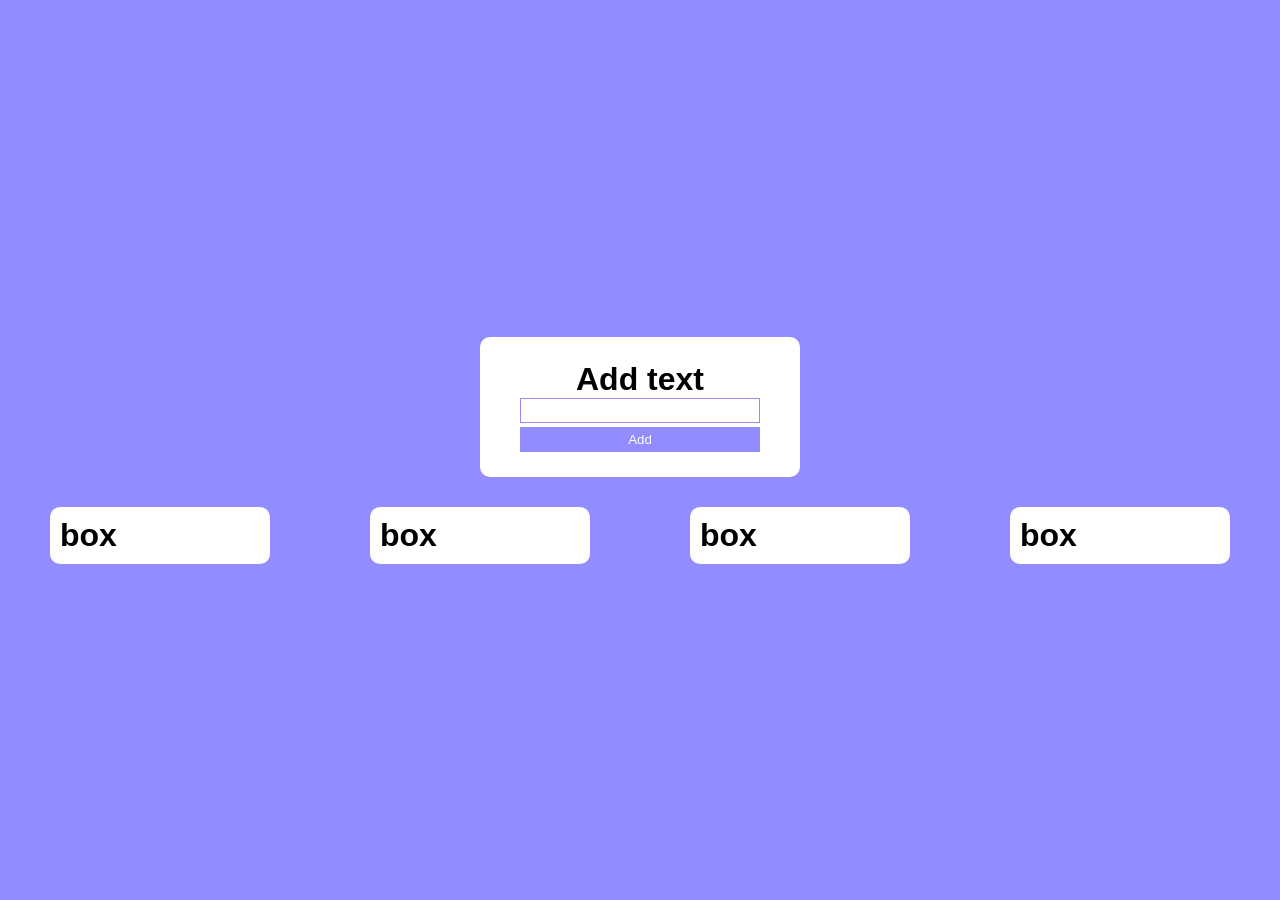
<file: drag && drop/index.html>
<!DOCTYPE html>
<html lang="en">
<head>
    <meta charset="UTF-8">
    <meta name="viewport" content="width=device-width, initial-scale=1.0">
    <link rel="stylesheet" href="style.css">
    <title>Drag && drop</title>
</head>
<body>

   <div class="inputs">
        <h2>
             Add text
        </h2>

        <div class="data">
            <input type="text" id="inp">
            <button id="btn">Add</button>
        </div>
   </div>

   <div class="list">

         <div class="box" id="box1">

                <h2>
                    box
                </h2>
               
         </div>

        <div class="box">

                <h2>
                    box
                </h2>
                
         </div>


        <div class="box">

                <h2>
                    box
                </h2>
                
         </div>

         <div class="box">

                <h2>
                    box
                </h2>
                
         </div>

   </div>

    <script src="script.js"></script>
</body>
</html>
</file>
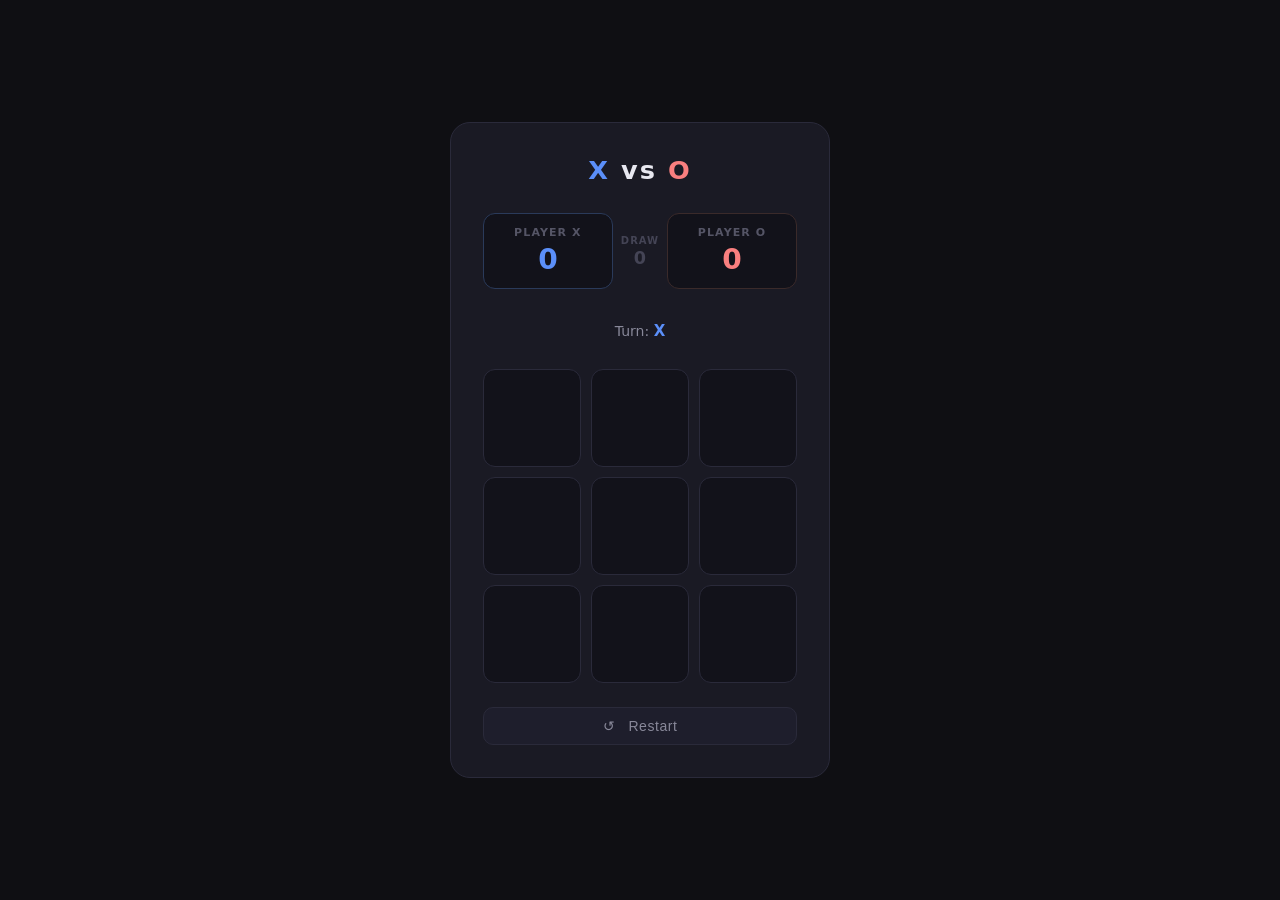
<file: X-O-Game/index.html>
<!DOCTYPE html>
<html lang="en">
<head>
  <meta charset="UTF-8">
  <meta name="viewport" content="width=device-width, initial-scale=1.0">
  <title>XO Game</title>
  <link rel="stylesheet" href="style.css">
</head>
<body>

  <div class="game-card">

    <h1 class="game-title">
      <span class="x">X</span> vs <span class="o">O</span>
    </h1>

    <div class="scoreboard">
      <div class="score-box x-box">
        <div class="score-label">Player X</div>
        <div class="score-num" id="score-x">0</div>
      </div>
      <div class="score-draw">
        <div class="score-label">Draw</div>
        <div class="score-num" id="score-d">0</div>
      </div>
      <div class="score-box o-box">
        <div class="score-label">Player O</div>
        <div class="score-num" id="score-o">0</div>
      </div>
    </div>

    <div class="status-bar">
      <div id="status">
        Turn: <span class="symbol x" id="turn-sym">X</span>
      </div>
    </div>

    <div id="container">
      <div class="div"></div>
      <div class="div"></div>
      <div class="div"></div>
      <div class="div"></div>
      <div class="div"></div>
      <div class="div"></div>
      <div class="div"></div>
      <div class="div"></div>
      <div class="div"></div>
    </div>

    <button class="btn" id="btn">↺ &nbsp; Restart</button>

  </div>

  <script src="script.js"></script>
</body>
</html>
</file>
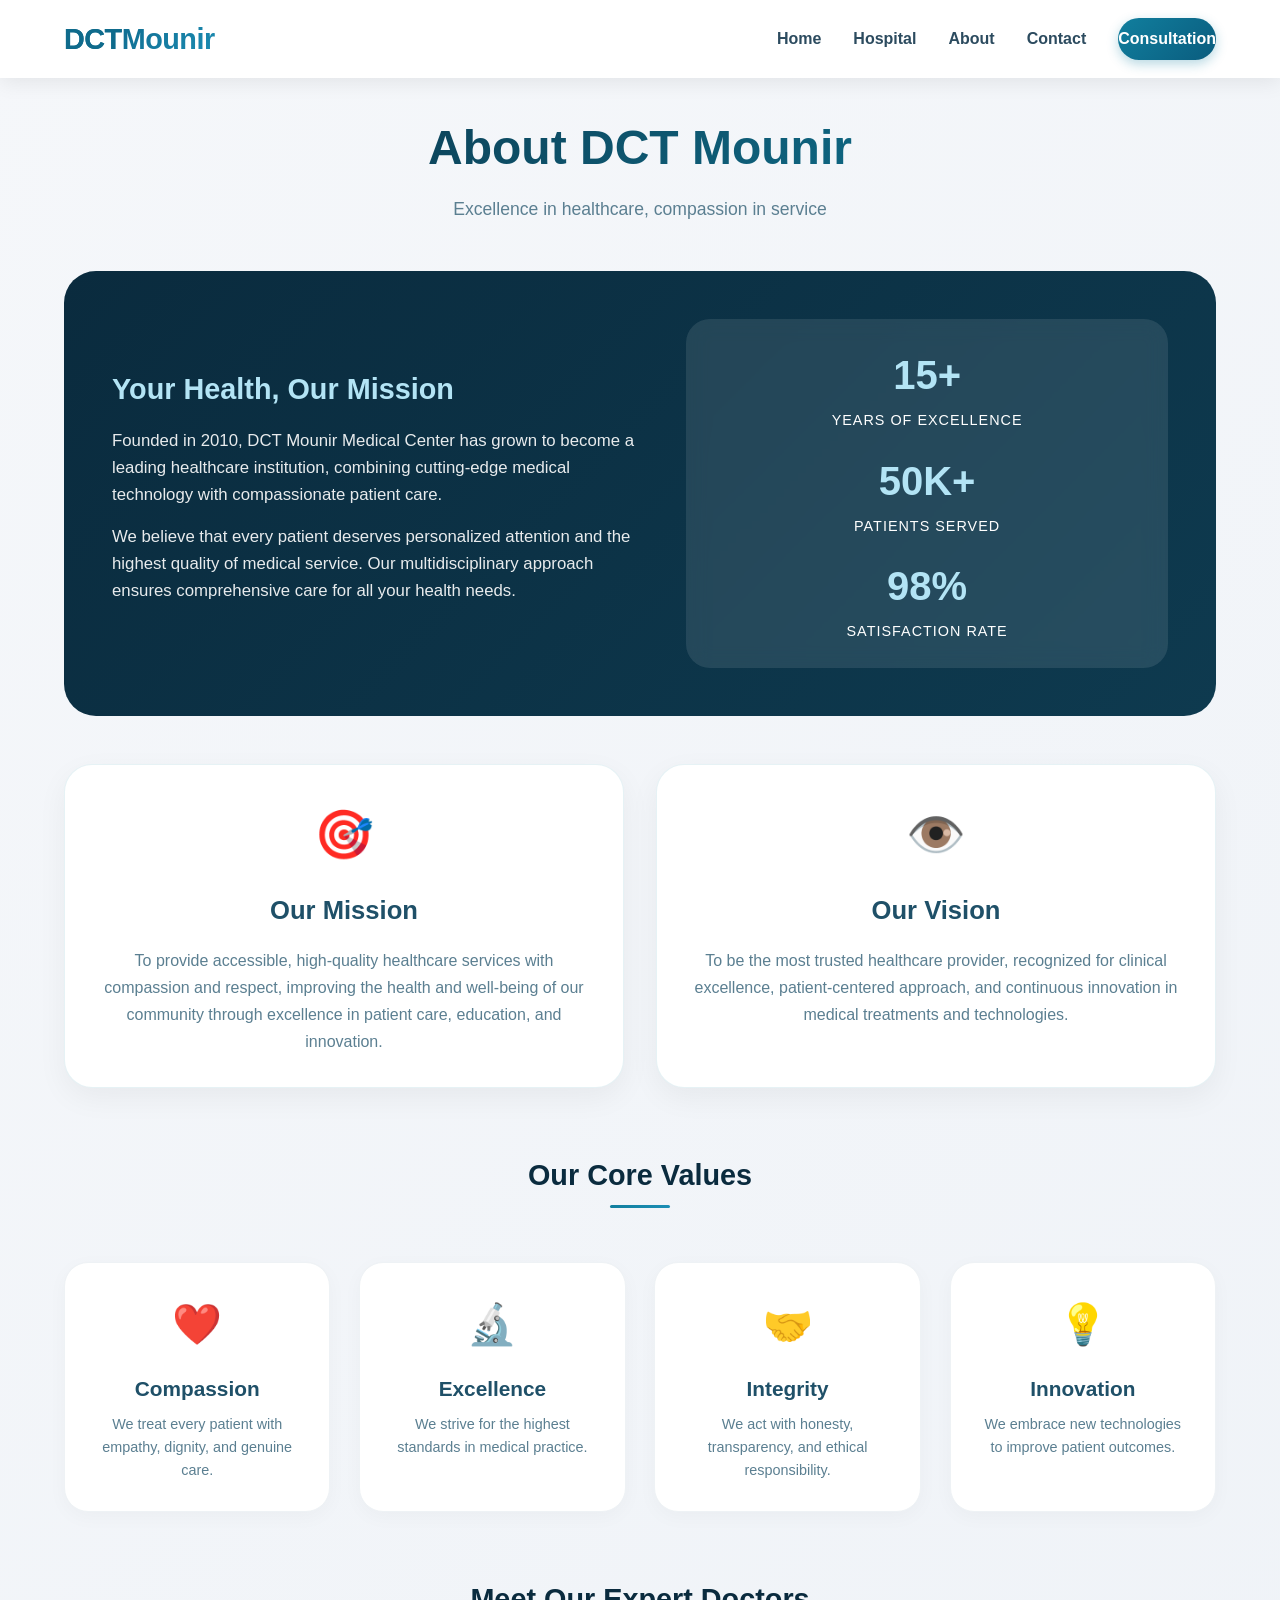
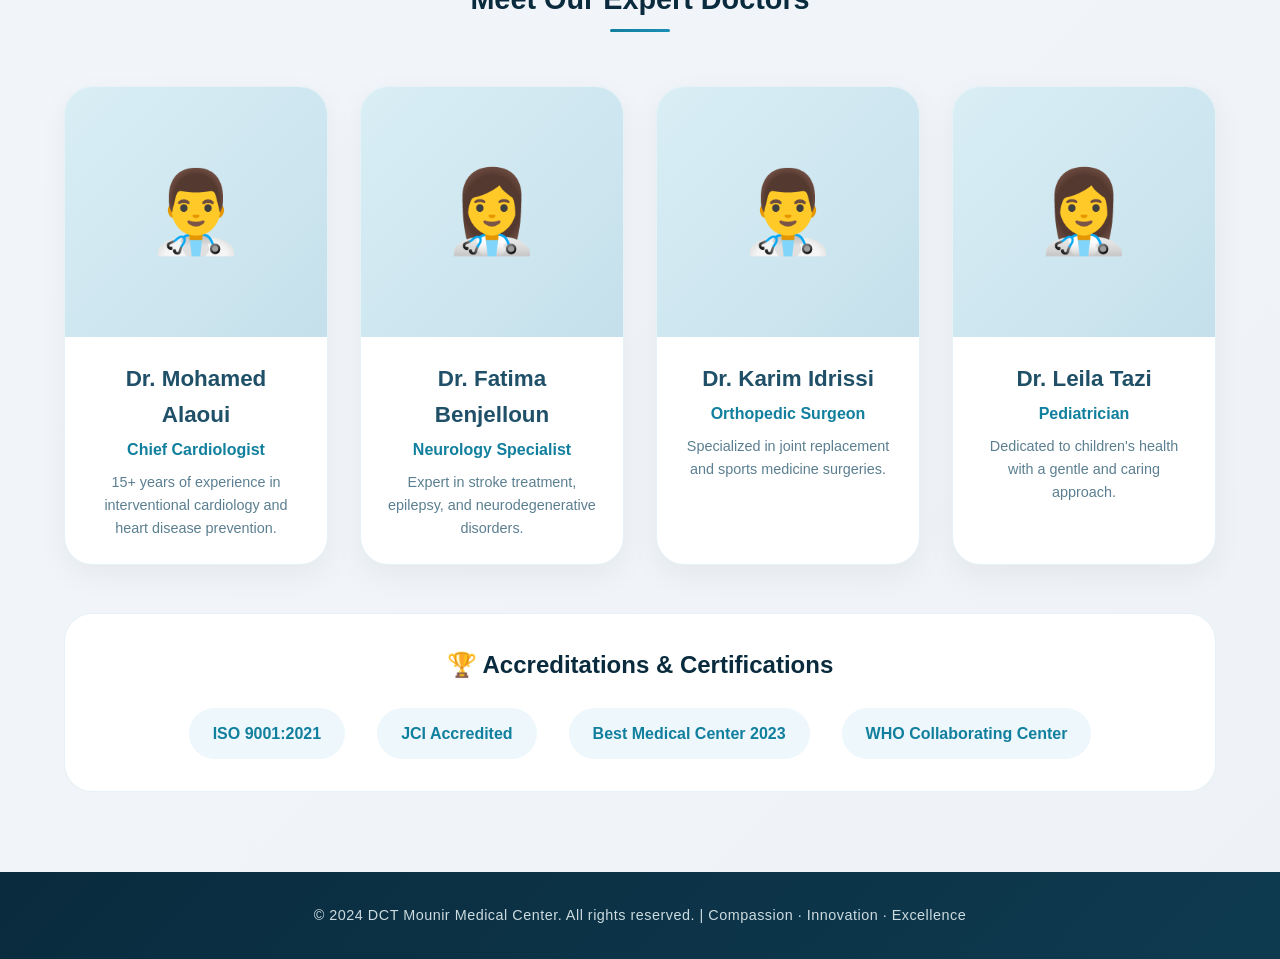
<file: site consultation medical/about.html>
<!DOCTYPE html>
<html lang="en">
<head>
    <meta charset="UTF-8">
    <meta name="viewport" content="width=device-width, initial-scale=1.0">
    <meta name="description" content="About DCT Mounir Medical Center - Learn about our mission, vision, expert doctors, and commitment to quality healthcare.">
    <title>About Us - DCT Mounir Medical Center</title>
    <link rel="stylesheet" href="style.css">
</head>
<body>

<header class="main-header">
    <div class='logo'>
        <h2><span>DCT</span>Mounir</h2>
    </div>
    <nav class='navbar'>
        <a href="home.html">Home</a>
        <a href="hospital.html">Hospital</a>
        <a href="about.html" class="active">About</a>
        <a href="contact.html">Contact</a>
        <a href="form.php" class="cta-button">Consultation</a>
    </nav>
</header>

<main class="main-content">
    <div class="page-title">
        <h1>About DCT Mounir</h1>
        <p>Excellence in healthcare, compassion in service</p>
    </div>

    <!-- Hero Section with Stats -->
    <div class="about-hero">
        <div class="about-hero-text">
            <h2>Your Health, Our Mission</h2>
            <p>Founded in 2010, DCT Mounir Medical Center has grown to become a leading healthcare institution, combining cutting-edge medical technology with compassionate patient care.</p>
            <p>We believe that every patient deserves personalized attention and the highest quality of medical service. Our multidisciplinary approach ensures comprehensive care for all your health needs.</p>
        </div>
        <div class="about-hero-stats">
            <span class="stat-number">15+</span>
            <span class="stat-label">Years of Excellence</span>
            <div style="margin: 1rem 0;"></div>
            <span class="stat-number">50K+</span>
            <span class="stat-label">Patients Served</span>
            <div style="margin: 1rem 0;"></div>
            <span class="stat-number">98%</span>
            <span class="stat-label">Satisfaction Rate</span>
        </div>
    </div>

    <!-- Mission & Vision -->
    <div class="mission-vision">
        <div class="mv-card">
            <div class="mv-icon">🎯</div>
            <h3>Our Mission</h3>
            <p>To provide accessible, high-quality healthcare services with compassion and respect, improving the health and well-being of our community through excellence in patient care, education, and innovation.</p>
        </div>
        <div class="mv-card">
            <div class="mv-icon">👁️</div>
            <h3>Our Vision</h3>
            <p>To be the most trusted healthcare provider, recognized for clinical excellence, patient-centered approach, and continuous innovation in medical treatments and technologies.</p>
        </div>
    </div>

    <!-- Core Values -->
    <div class="values-section">
        <h2 class="section-subtitle">Our Core Values</h2>
        <div class="values-grid">
            <div class="value-card">
                <div class="value-icon">❤️</div>
                <h4>Compassion</h4>
                <p>We treat every patient with empathy, dignity, and genuine care.</p>
            </div>
            <div class="value-card">
                <div class="value-icon">🔬</div>
                <h4>Excellence</h4>
                <p>We strive for the highest standards in medical practice.</p>
            </div>
            <div class="value-card">
                <div class="value-icon">🤝</div>
                <h4>Integrity</h4>
                <p>We act with honesty, transparency, and ethical responsibility.</p>
            </div>
            <div class="value-card">
                <div class="value-icon">💡</div>
                <h4>Innovation</h4>
                <p>We embrace new technologies to improve patient outcomes.</p>
            </div>
        </div>
    </div>

    <!-- Medical Team -->
    <div class="team-section">
        <h2 class="section-subtitle">Meet Our Expert Doctors</h2>
        <div class="team-grid">
            <div class="doctor-card">
                <div class="doctor-image">👨‍⚕️</div>
                <div class="doctor-info">
                    <h3>Dr. Mohamed Alaoui</h3>
                    <div class="doctor-specialty">Chief Cardiologist</div>
                    <p class="doctor-desc">15+ years of experience in interventional cardiology and heart disease prevention.</p>
                </div>
            </div>
            <div class="doctor-card">
                <div class="doctor-image">👩‍⚕️</div>
                <div class="doctor-info">
                    <h3>Dr. Fatima Benjelloun</h3>
                    <div class="doctor-specialty">Neurology Specialist</div>
                    <p class="doctor-desc">Expert in stroke treatment, epilepsy, and neurodegenerative disorders.</p>
                </div>
            </div>
            <div class="doctor-card">
                <div class="doctor-image">👨‍⚕️</div>
                <div class="doctor-info">
                    <h3>Dr. Karim Idrissi</h3>
                    <div class="doctor-specialty">Orthopedic Surgeon</div>
                    <p class="doctor-desc">Specialized in joint replacement and sports medicine surgeries.</p>
                </div>
            </div>
            <div class="doctor-card">
                <div class="doctor-image">👩‍⚕️</div>
                <div class="doctor-info">
                    <h3>Dr. Leila Tazi</h3>
                    <div class="doctor-specialty">Pediatrician</div>
                    <p class="doctor-desc">Dedicated to children's health with a gentle and caring approach.</p>
                </div>
            </div>
        </div>
    </div>

    <!-- Certifications & Accreditations -->
    <div class="certifications">
        <h3>🏆 Accreditations & Certifications</h3>
        <div class="cert-badges">
            <span class="badge">ISO 9001:2021</span>
            <span class="badge">JCI Accredited</span>
            <span class="badge">Best Medical Center 2023</span>
            <span class="badge">WHO Collaborating Center</span>
        </div>
    </div>
</main>

<footer class="main-footer">
    <p>&copy; 2024 DCT Mounir Medical Center. All rights reserved. | Compassion · Innovation · Excellence</p>
</footer>

</body>
</html>
</file>
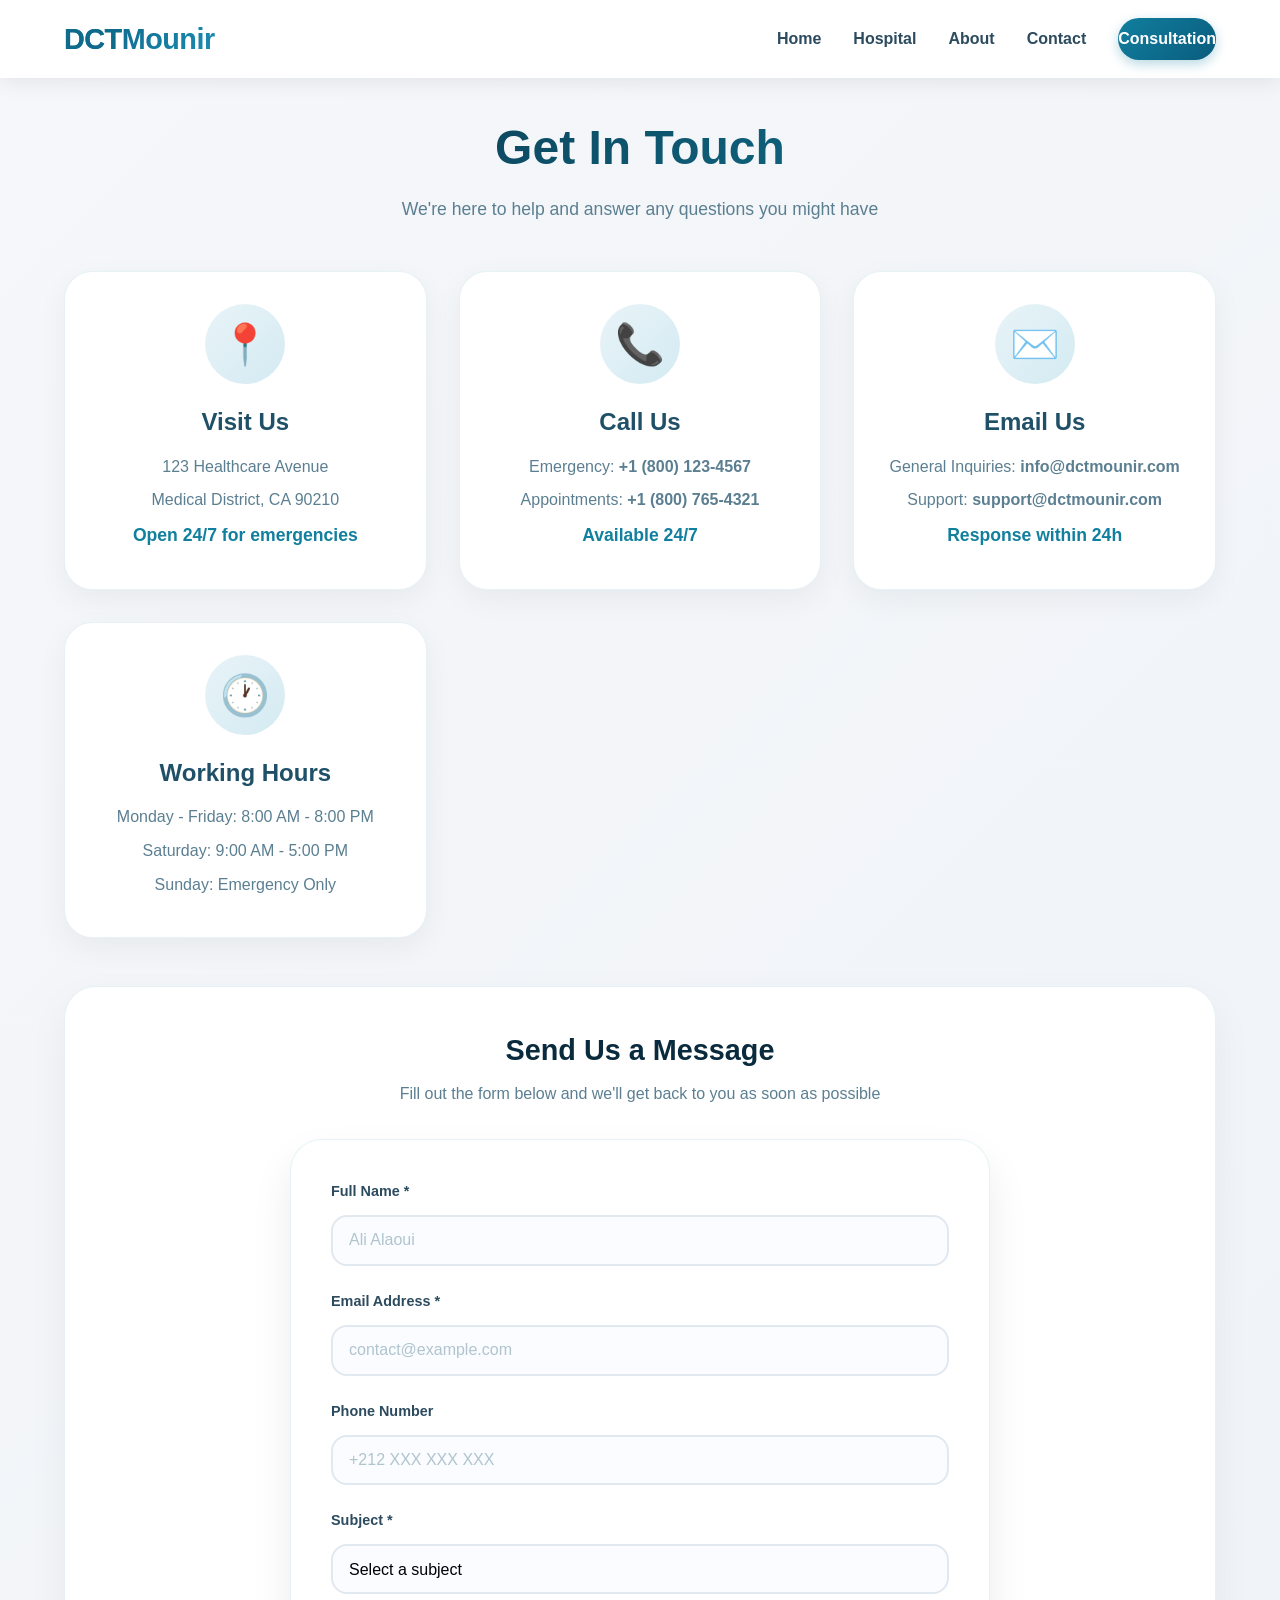
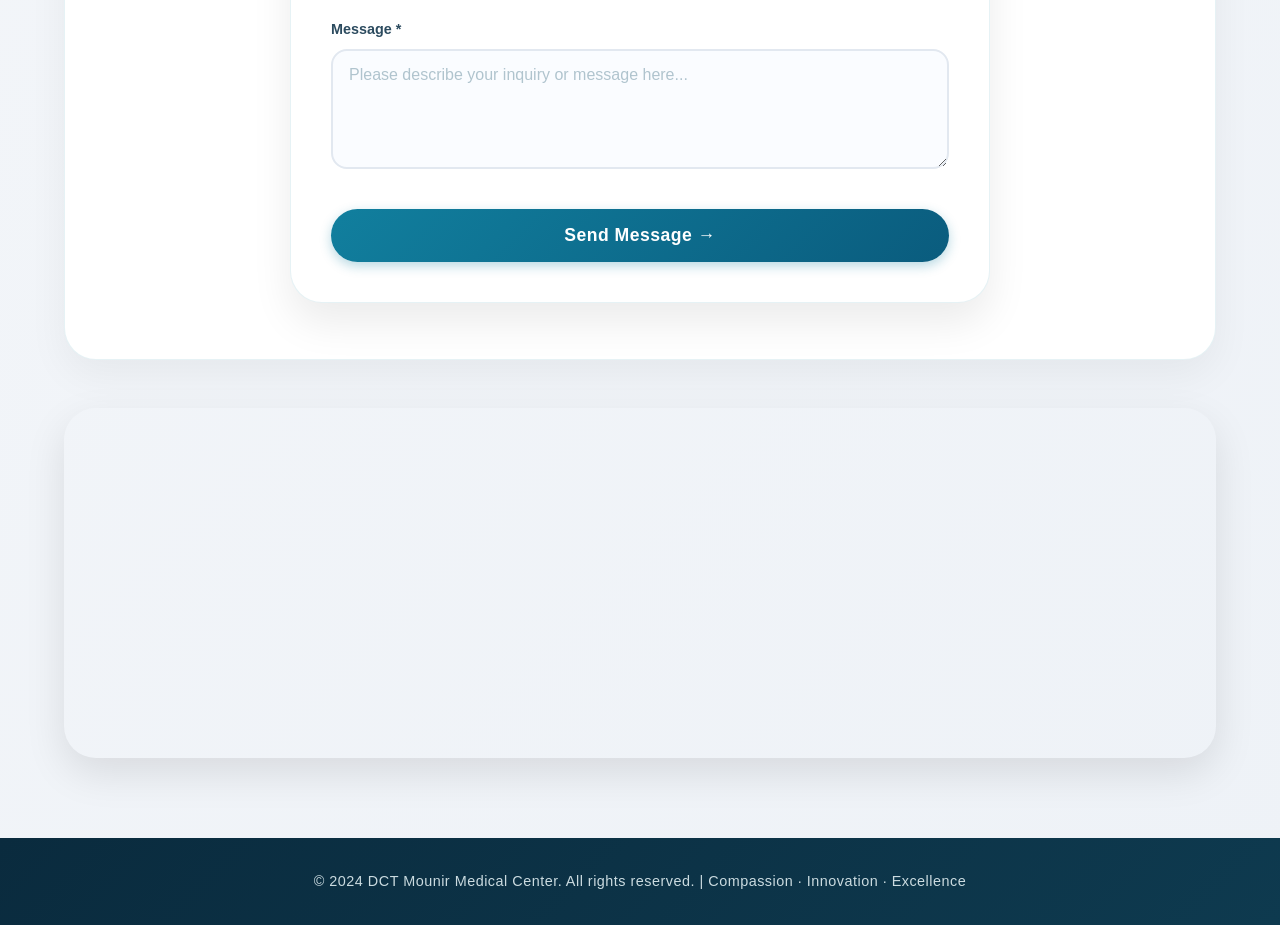
<file: site consultation medical/contact.html>
<!DOCTYPE html>
<html lang="en">
<head>
    <meta charset="UTF-8">
    <meta name="viewport" content="width=device-width, initial-scale=1.0">
    <meta name="description" content="Contact DCT Mounir Medical Center - Get in touch with us for appointments, inquiries, or emergency assistance.">
    <title>Contact Us - DCT Mounir Medical Center</title>
    <link rel="stylesheet" href="style.css">
</head>
<body>

<header class="main-header">
    <div class='logo'>
        <h2><span>DCT</span>Mounir</h2>
    </div>
    <nav class='navbar'>
        <a href="home.html">Home</a>
        <a href="hospital.html">Hospital</a>
        <a href="about.html">About</a>
        <a href="contact.html" class="active">Contact</a>
        <a href="form.html" class="cta-button">Consultation</a>
    </nav>
</header>

<main class="main-content">
    <div class="page-title">
        <h1>Get In Touch</h1>
        <p>We're here to help and answer any questions you might have</p>
    </div>

    <!-- Contact Information Cards -->
    <div class="contact-grid">
        <div class="contact-card">
            <div class="contact-icon">📍</div>
            <h3>Visit Us</h3>
            <p>123 Healthcare Avenue</p>
            <p>Medical District, CA 90210</p>
            <p class="detail">Open 24/7 for emergencies</p>
        </div>

        <div class="contact-card">
            <div class="contact-icon">📞</div>
            <h3>Call Us</h3>
            <p>Emergency: <strong>+1 (800) 123-4567</strong></p>
            <p>Appointments: <strong>+1 (800) 765-4321</strong></p>
            <p class="detail">Available 24/7</p>
        </div>

        <div class="contact-card">
            <div class="contact-icon">✉️</div>
            <h3>Email Us</h3>
            <p>General Inquiries: <strong>info@dctmounir.com</strong></p>
            <p>Support: <strong>support@dctmounir.com</strong></p>
            <p class="detail">Response within 24h</p>
        </div>

        <div class="contact-card">
            <div class="contact-icon">🕐</div>
            <h3>Working Hours</h3>
            <p>Monday - Friday: 8:00 AM - 8:00 PM</p>
            <p>Saturday: 9:00 AM - 5:00 PM</p>
            <p>Sunday: Emergency Only</p>
        </div>
    </div>

    <!-- Contact Form -->
    <div class="contact-form-section">
        <h2>Send Us a Message</h2>
        <p>Fill out the form below and we'll get back to you as soon as possible</p>
        
        <form action="#" method="post">
            <div class="form-row">
                <div class="form-group">
                    <label for="fullname">Full Name *</label>
                    <input type="text" id="fullname" name="fullname" placeholder="Ali Alaoui" required>
                </div>
                <div class="form-group">
                    <label for="email">Email Address *</label>
                    <input type="email" id="email" name="email" placeholder="contact@example.com" required>
                </div>
            </div>

            <div class="form-row">
                <div class="form-group">
                    <label for="phone">Phone Number</label>
                    <input type="tel" id="phone" name="phone" placeholder="+212 XXX XXX XXX">
                </div>
                <div class="form-group">
                    <label for="subject">Subject *</label>
                    <select id="subject" name="subject" required>
                        <option value="" disabled selected>Select a subject</option>
                        <option value="appointment">Appointment Request</option>
                        <option value="inquiry">General Inquiry</option>
                        <option value="emergency">Emergency Assistance</option>
                        <option value="feedback">Feedback / Suggestion</option>
                        <option value="billing">Billing Question</option>
                    </select>
                </div>
            </div>

            <div class="form-group">
                <label for="message">Message *</label>
                <textarea id="message" name="message" placeholder="Please describe your inquiry or message here..." required></textarea>
            </div>

            <button type="submit" class="submit-btn">Send Message →</button>
        </form>
    </div>

    <!-- Map Section -->
    <div class="map-section">
        <iframe 
            src="https://www.google.com/maps/embed?pb=!1m18!1m12!1m3!1d3305.874845231748!2d-118.24644568478367!3d34.05223429280001!2m3!1f0!2f0!3f0!3m2!1i1024!2i768!4f13.1!3m3!1m2!1s0x80c2c75ddc27da13%3A0xe22fdf6f254608f4!2sLos%20Angeles%2C%20CA%2C%20USA!5e0!3m2!1sen!2s!4v1700000000000!5m2!1sen!2s" 
            allowfullscreen="" 
            loading="lazy" 
            referrerpolicy="no-referrer-when-downgrade"
            title="DCT Mounir Medical Center Location Map">
        </iframe>
    </div>
</main>

<footer class="main-footer">
    <p>&copy; 2024 DCT Mounir Medical Center. All rights reserved. | Compassion · Innovation · Excellence</p>
</footer>

<!-- Simple form submission handling (prevents page reload for demo) -->
<script>
    // Prevent actual form submission for demo - you can connect to your backend
    const form = document.querySelector('form');
    if (form) {
        form.addEventListener('submit', function(e) {
            e.preventDefault();
            // Get form data
            const fullname = document.getElementById('fullname')?.value || '';
            const email = document.getElementById('email')?.value || '';
            const subject = document.getElementById('subject')?.value || '';
            const message = document.getElementById('message')?.value || '';
            
            if (fullname && email && subject && message) {
                alert(`Thank you ${fullname}! Your message has been sent successfully.\nWe will respond within 24 hours.`);
                form.reset();
            } else {
                alert('Please fill in all required fields (*)');
            }
        });
    }
</script>

</body>
</html>
</file>
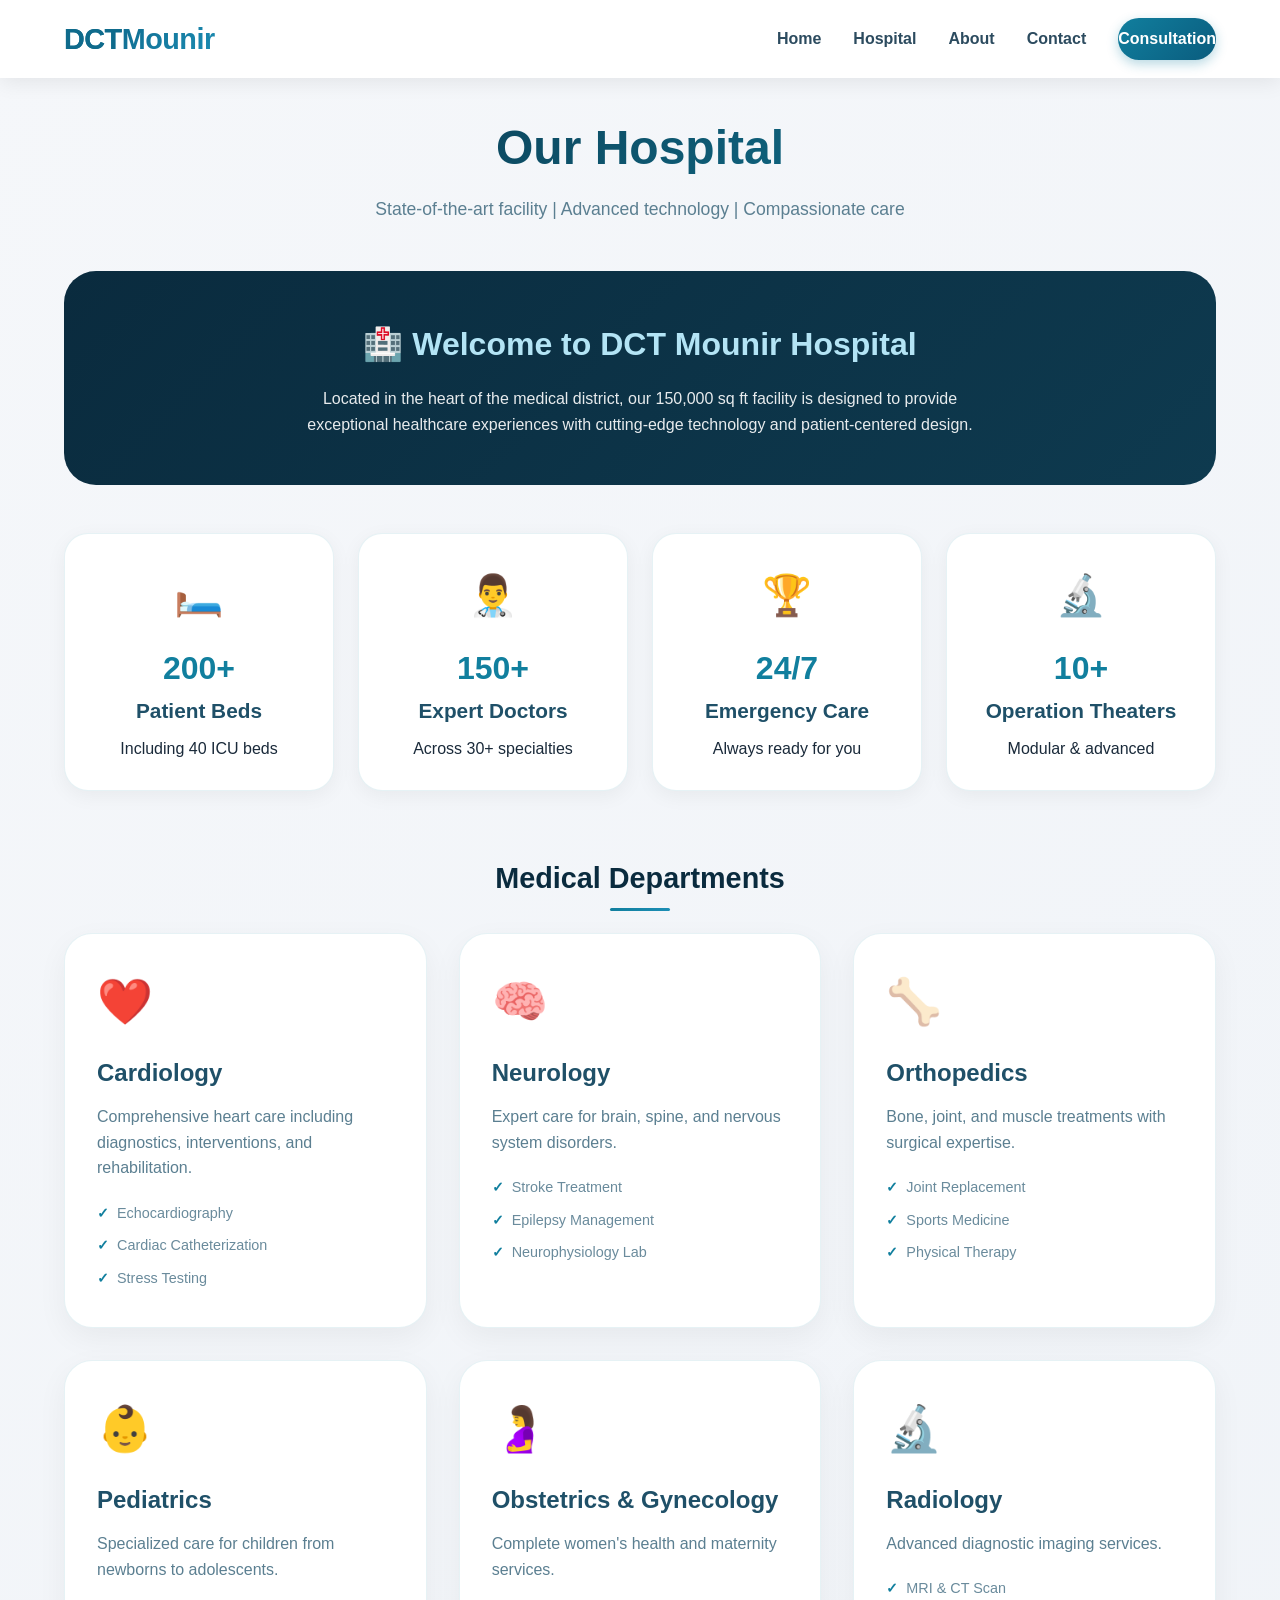
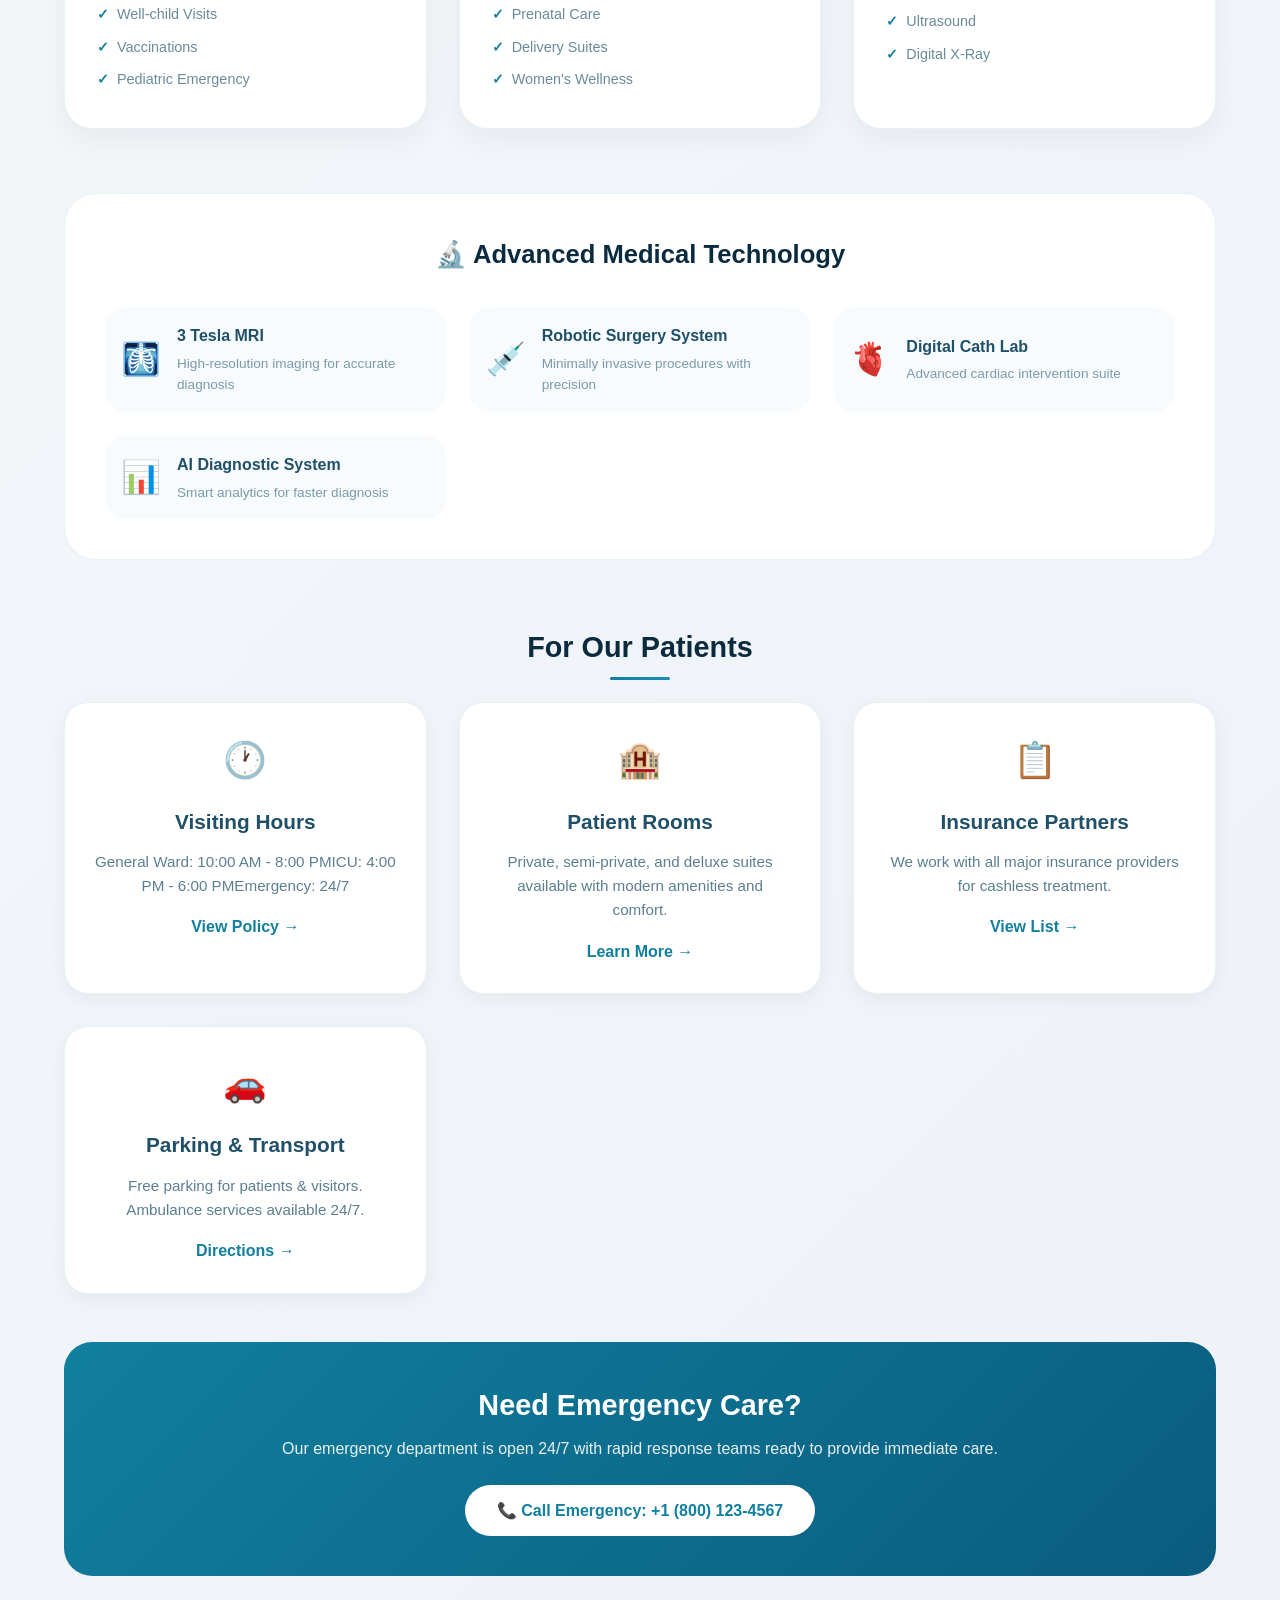
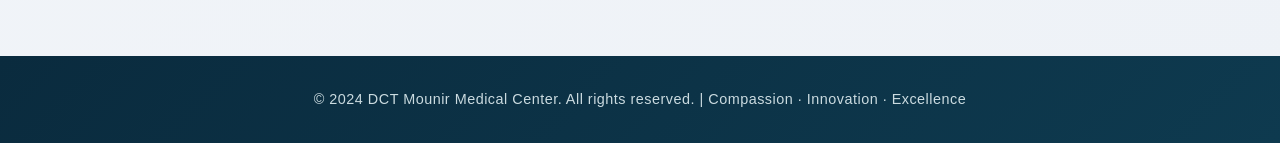
<file: site consultation medical/hospital.html>
<!DOCTYPE html>
<html lang="en">
<head>
    <meta charset="UTF-8">
    <meta name="viewport" content="width=device-width, initial-scale=1.0">
    <meta name="description" content="DCT Mounir Hospital - State-of-the-art medical facilities, specialized departments, advanced technology, and patient-centered care.">
    <title>Our Hospital - DCT Mounir Medical Center</title>
    <link rel="stylesheet" href="style.css">
</head>
<body>

<header class="main-header">
    <div class='logo'>
        <h2><span>DCT</span>Mounir</h2>
    </div>
    <nav class='navbar'>
        <a href="home.html">Home</a>
        <a href="hospital.html" class="active">Hospital</a>
        <a href="about.html">About</a>
        <a href="contact.html">Contact</a>
        <a href="form.php" class="cta-button">Consultation</a>
    </nav>
</header>

<main class="main-content">
    <div class="page-title">
        <h1>Our Hospital</h1>
        <p>State-of-the-art facility | Advanced technology | Compassionate care</p>
    </div>

    <!-- Hero Section -->
    <div class="hospital-hero">
        <h2>🏥 Welcome to DCT Mounir Hospital</h2>
        <p>Located in the heart of the medical district, our 150,000 sq ft facility is designed to provide exceptional healthcare experiences with cutting-edge technology and patient-centered design.</p>
    </div>

    <!-- Facility Highlights -->
    <div class="facility-highlights">
        <div class="highlight-card">
            <div class="highlight-icon">🛏️</div>
            <span class="highlight-number">200+</span>
            <h3>Patient Beds</h3>
            <p>Including 40 ICU beds</p>
        </div>
        <div class="highlight-card">
            <div class="highlight-icon">👨‍⚕️</div>
            <span class="highlight-number">150+</span>
            <h3>Expert Doctors</h3>
            <p>Across 30+ specialties</p>
        </div>
        <div class="highlight-card">
            <div class="highlight-icon">🏆</div>
            <span class="highlight-number">24/7</span>
            <h3>Emergency Care</h3>
            <p>Always ready for you</p>
        </div>
        <div class="highlight-card">
            <div class="highlight-icon">🔬</div>
            <span class="highlight-number">10+</span>
            <h3>Operation Theaters</h3>
            <p>Modular & advanced</p>
        </div>
    </div>

    <!-- Medical Departments -->
    <h2 class="section-subtitle">Medical Departments</h2>
    <div class="departments-grid">
        <div class="dept-card">
            <div class="dept-icon">❤️</div>
            <h3>Cardiology</h3>
            <p>Comprehensive heart care including diagnostics, interventions, and rehabilitation.</p>
            <ul class="dept-features">
                <li>Echocardiography</li>
                <li>Cardiac Catheterization</li>
                <li>Stress Testing</li>
            </ul>
        </div>
        <div class="dept-card">
            <div class="dept-icon">🧠</div>
            <h3>Neurology</h3>
            <p>Expert care for brain, spine, and nervous system disorders.</p>
            <ul class="dept-features">
                <li>Stroke Treatment</li>
                <li>Epilepsy Management</li>
                <li>Neurophysiology Lab</li>
            </ul>
        </div>
        <div class="dept-card">
            <div class="dept-icon">🦴</div>
            <h3>Orthopedics</h3>
            <p>Bone, joint, and muscle treatments with surgical expertise.</p>
            <ul class="dept-features">
                <li>Joint Replacement</li>
                <li>Sports Medicine</li>
                <li>Physical Therapy</li>
            </ul>
        </div>
        <div class="dept-card">
            <div class="dept-icon">👶</div>
            <h3>Pediatrics</h3>
            <p>Specialized care for children from newborns to adolescents.</p>
            <ul class="dept-features">
                <li>Well-child Visits</li>
                <li>Vaccinations</li>
                <li>Pediatric Emergency</li>
            </ul>
        </div>
        <div class="dept-card">
            <div class="dept-icon">🤰</div>
            <h3>Obstetrics & Gynecology</h3>
            <p>Complete women's health and maternity services.</p>
            <ul class="dept-features">
                <li>Prenatal Care</li>
                <li>Delivery Suites</li>
                <li>Women's Wellness</li>
            </ul>
        </div>
        <div class="dept-card">
            <div class="dept-icon">🔬</div>
            <h3>Radiology</h3>
            <p>Advanced diagnostic imaging services.</p>
            <ul class="dept-features">
                <li>MRI & CT Scan</li>
                <li>Ultrasound</li>
                <li>Digital X-Ray</li>
            </ul>
        </div>
    </div>

    <!-- Advanced Technology -->
    <div class="tech-section">
        <h3>🔬 Advanced Medical Technology</h3>
        <div class="tech-grid">
            <div class="tech-item">
                <div class="tech-icon">🩻</div>
                <div class="tech-info">
                    <h4>3 Tesla MRI</h4>
                    <p>High-resolution imaging for accurate diagnosis</p>
                </div>
            </div>
            <div class="tech-item">
                <div class="tech-icon">💉</div>
                <div class="tech-info">
                    <h4>Robotic Surgery System</h4>
                    <p>Minimally invasive procedures with precision</p>
                </div>
            </div>
            <div class="tech-item">
                <div class="tech-icon">🫀</div>
                <div class="tech-info">
                    <h4>Digital Cath Lab</h4>
                    <p>Advanced cardiac intervention suite</p>
                </div>
            </div>
            <div class="tech-item">
                <div class="tech-icon">📊</div>
                <div class="tech-info">
                    <h4>AI Diagnostic System</h4>
                    <p>Smart analytics for faster diagnosis</p>
                </div>
            </div>
        </div>
    </div>

    <!-- Patient Information -->
    <h2 class="section-subtitle">For Our Patients</h2>
    <div class="patient-info">
        <div class="info-card">
            <div class="info-icon">🕐</div>
            <h4>Visiting Hours</h4>
            <p>General Ward: 10:00 AM - 8:00 PM<br>ICU: 4:00 PM - 6:00 PM<br>Emergency: 24/7</p>
            <a href="#" class="info-link">View Policy →</a>
        </div>
        <div class="info-card">
            <div class="info-icon">🏨</div>
            <h4>Patient Rooms</h4>
            <p>Private, semi-private, and deluxe suites available with modern amenities and comfort.</p>
            <a href="#" class="info-link">Learn More →</a>
        </div>
        <div class="info-card">
            <div class="info-icon">📋</div>
            <h4>Insurance Partners</h4>
            <p>We work with all major insurance providers for cashless treatment.</p>
            <a href="#" class="info-link">View List →</a>
        </div>
        <div class="info-card">
            <div class="info-icon">🚗</div>
            <h4>Parking & Transport</h4>
            <p>Free parking for patients & visitors. Ambulance services available 24/7.</p>
            <a href="#" class="info-link">Directions →</a>
        </div>
    </div>

    <!-- CTA Banner -->
    <div class="cta-banner">
        <h3>Need Emergency Care?</h3>
        <p>Our emergency department is open 24/7 with rapid response teams ready to provide immediate care.</p>
        <a href="tel:+18001234567" class="btn-white">📞 Call Emergency: +1 (800) 123-4567</a>
    </div>
</main>

<footer class="main-footer">
    <p>&copy; 2024 DCT Mounir Medical Center. All rights reserved. | Compassion · Innovation · Excellence</p>
</footer>

</body>
</html>
</file>
<file: drag && drop/style.css>
*{
    padding: 0;
    margin: 0;
    font-family: sans-serif;

}

body{

background-color:#928cff;
display: flex;
justify-content: center;
align-items: center;
height: 100vh;
flex-direction: column;
gap: 30px;

}
.inputs{
    background-color: #fff;
    padding: 10px;
    border-radius: 10px;
    width: 300px;
    height: 120px;
    display: flex;
    flex-direction: column;
    justify-content: center;
    align-items: center;

}

h2{
    font-size: 32px;
}

.data{
    display: flex;
    flex-direction: column;
    width: 80%;
    gap: 4px;
}
.data input{
    padding: 4px;
    outline:none;
    border: 1px solid #928cff;
}
.data button{
    background-color: #928cff;
    color:#fff;
    border: none;
    padding: 5px;
    cursor: pointer;
}
.list{
    display: flex;
    justify-content: space-around;
    width: 100%;
    align-items: flex-start;
}
.box{
    background-color: white;
    padding: 10px;
    border-radius: 10px;
    width: 200px;
}
.item{
    background-color: #928cff;
    padding: 10px;
    margin: 4px;
    cursor: move;
    color: white;
}
</file>
<file: X-O-Game/style.css>
/*  Reset */
*, *::before, *::after {
  box-sizing: border-box;
  margin: 0;
  padding: 0;
}

/*  Page  */
body {
  font-family: 'Segoe UI', system-ui, sans-serif;
  background: #0f0f13;
  min-height: 100vh;
  display: flex;
  align-items: center;
  justify-content: center;
}

/* Card  */
.game-card {
  background: #1a1a24;
  border: 1px solid #2a2a3a;
  border-radius: 20px;
  padding: 2rem;
  width: 100%;
  max-width: 380px;
}

/* Title */
.game-title {
  text-align: center;
  font-size: 1.6rem;
  font-weight: 700;
  letter-spacing: 0.08em;
  color: #e8e8f0;
  margin-bottom: 1.75rem;
}
.game-title .x { color: #5b8ff9; }
.game-title .o { color: #f97f7f; }

/* Scoreboard  */
.scoreboard {
  display: grid;
  grid-template-columns: 1fr auto 1fr;
  gap: 8px;
  margin-bottom: 1.5rem;
  align-items: center;
}

.score-box {
  background: #12121a;
  border: 1px solid #2a2a3a;
  border-radius: 12px;
  padding: 0.75rem 1rem;
  text-align: center;
}
.score-box.x-box { border-color: #2a3a5a; }
.score-box.o-box { border-color: #3a2a2a; }

.score-label {
  font-size: 11px;
  font-weight: 600;
  letter-spacing: 0.1em;
  text-transform: uppercase;
  color: #555566;
  margin-bottom: 4px;
}

.score-num { font-size: 1.75rem; font-weight: 700; }
.score-box.x-box .score-num { color: #5b8ff9; }
.score-box.o-box .score-num { color: #f97f7f; }

.score-draw { text-align: center; }
.score-draw .score-label { font-size: 10px; color: #444455; margin-bottom: 2px; }
.score-draw .score-num   { font-size: 1.1rem; font-weight: 600; color: #444455; }

/*Status bar */
.status-bar {
  text-align: center;
  min-height: 36px;
  margin-bottom: 1.25rem;
  display: flex;
  align-items: center;
  justify-content: center;
  font-size: 14px;
  color: #888899;
}

.symbol   { font-weight: 700; font-size: 15px; }
.symbol.x { color: #5b8ff9; }
.symbol.o { color: #f97f7f; }

.win-msg {
  font-size: 15px;
  font-weight: 600;
  padding: 5px 18px;
  border-radius: 8px;
}
.win-msg.x    { background: #1a2340; color: #5b8ff9; border: 1px solid #2a3a5a; }
.win-msg.o    { background: #2a1a1a; color: #f97f7f; border: 1px solid #3a2a2a; }
.win-msg.draw { background: #1a1a26; color: #888899; border: 1px solid #2a2a3a; }

/* Board  */
#container {
  display: grid;
  grid-template-columns: repeat(3, 1fr);
  gap: 10px;
  margin-bottom: 1.5rem;
}

/* Cells  */
.div {
  aspect-ratio: 1;
  border-radius: 12px;
  border: 1px solid #2a2a3a;
  background: #12121a;
  display: flex;
  align-items: center;
  justify-content: center;
  font-size: 2rem;
  font-weight: 800;
  cursor: pointer;
  transition: background 0.15s, border-color 0.15s, transform 0.1s;
  user-select: none;
}

.div:hover:not(.taken) {
  background: #1e1e2e;
  border-color: #3a3a4a;
}

.div:active:not(.taken) { transform: scale(0.93); }

.div.x { color: #5b8ff9; border-color: #2a3a5a; background: #14192e; cursor: default; }
.div.o { color: #f97f7f; border-color: #3a2424; background: #1e1414; cursor: default; }

/* winning highlight */
.div.win-cell          { border-width: 2px; animation: pulse 0.5s ease; }
.div.x.win-cell        { border-color: #5b8ff9; background: #1a2240; }
.div.o.win-cell        { border-color: #f97f7f; background: #261818; }

/* pop-in when placed */
.div.pop { animation: popin 0.2s cubic-bezier(.36,.07,.19,.97); }

@keyframes popin {
  0%   { transform: scale(0.4); opacity: 0; }
  100% { transform: scale(1);   opacity: 1; }
}

@keyframes pulse {
  0%   { transform: scale(1);    }
  50%  { transform: scale(1.07); }
  100% { transform: scale(1);    }
}

/*Restart button*/
.btn {
  width: 100%;
  padding: 10px;
  border-radius: 10px;
  border: 1px solid #2a2a3a;
  background: #1e1e2c;
  color: #888899;
  font-size: 14px;
  font-weight: 500;
  letter-spacing: 0.04em;
  cursor: pointer;
  transition: background 0.15s, color 0.15s, border-color 0.15s;
}

.btn:hover  { background: #252535; color: #c0c0d8; border-color: #3a3a4a; }
.btn:active { transform: scale(0.98); }
</file>
<file: site consultation medical/style.css>
/* ===== RESET & GLOBAL ===== */
*,
*::before,
*::after {
    margin: 0;
    padding: 0;
    box-sizing: border-box;
}

html {
    scroll-behavior: smooth;
    -webkit-font-smoothing: antialiased;
}

body {
    font-family: 'Segoe UI', Tahoma, Geneva, Verdana, sans-serif;
    background: linear-gradient(135deg, #f5f7fa 0%, #eef2f7 100%);
    color: #1a2a3a;
    line-height: 1.6;
    min-height: 100vh;
    display: flex;
    flex-direction: column;
}

/* ===== HEADER ===== */
.main-header {
    background: rgba(255, 255, 255, 0.98);
    backdrop-filter: blur(10px);
    box-shadow: 0 4px 20px rgba(0, 0, 0, 0.08);
    position: sticky;
    top: 0;
    z-index: 1000;
    padding: 1rem 5%;
    display: flex;
    justify-content: space-between;
    align-items: center;
    flex-wrap: wrap;
    gap: 1rem;
}

.logo h2 {
    font-size: 1.8rem;
    font-weight: 700;
    background: linear-gradient(135deg, #0a5c7e, #1c8eb5);
    background-clip: text;
    -webkit-background-clip: text;
    color: transparent;
    letter-spacing: -0.5px;
}

.logo span {
    background: none;
    color: #0f6b8c;
    font-weight: 800;
}

.navbar {
    display: flex;
    gap: 2rem;
    align-items: center;
    flex-wrap: wrap;
}

.navbar a {
    text-decoration: none;
    color: #2c4b5f;
    font-weight: 600;
    transition: all 0.3s ease;
    font-size: 1rem;
    padding: 0.5rem 0;
    position: relative;
}

.navbar a:not(.cta-button)::after {
    content: '';
    position: absolute;
    bottom: 0;
    left: 0;
    width: 0;
    height: 2px;
    background: #117f9e;
    transition: width 0.3s ease;
}

.navbar a:not(.cta-button):hover::after {
    width: 100%;
}

.navbar a:hover {
    color: #117f9e;
}

.cta-button {
    background: linear-gradient(135deg, #117f9e, #0a5c7e);
    color: white !important;
    padding: 0.7rem 1.8rem;
    border-radius: 50px;
    font-weight: 600;
    box-shadow: 0 4px 12px rgba(17, 127, 158, 0.3);
    transition: all 0.3s ease;
}

.cta-button:hover {
    transform: translateY(-2px);
    box-shadow: 0 6px 20px rgba(17, 127, 158, 0.4);
    background: linear-gradient(135deg, #0f6b8c, #094a64);
}

.cta-button::after {
    display: none;
}

/* ===== MAIN CONTENT ===== */
.main-content {
    flex: 1;
}

/* ===== HERO SECTION ===== */
.hero {
    display: flex;
    align-items: center;
    justify-content: space-between;
    gap: 3rem;
    padding: 4rem 5%;
    max-width: 1400px;
    margin: 0 auto;
    flex-wrap: wrap;
}

.hero-text {
    flex: 1;
    min-width: 280px;
}

.hero-text h1 {
    font-size: clamp(2.2rem, 5vw, 3.5rem);
    font-weight: 800;
    line-height: 1.2;
    margin-bottom: 1.5rem;
    color: #0a2b3e;
}

.hero-text h1 span {
    color: #117f9e;
    position: relative;
    display: inline-block;
}

.hero-text h1 span::after {
    content: '';
    position: absolute;
    bottom: 8px;
    left: 0;
    width: 100%;
    height: 12px;
    background: rgba(17, 127, 158, 0.2);
    z-index: -1;
    border-radius: 10px;
}

.hero-text p {
    font-size: 1.1rem;
    color: #4a6a7e;
    margin-bottom: 2rem;
    max-width: 500px;
}

.btn-primary {
    display: inline-block;
    background: linear-gradient(135deg, #117f9e, #0a5c7e);
    color: white;
    text-decoration: none;
    padding: 0.9rem 2.2rem;
    border-radius: 50px;
    font-weight: 700;
    transition: all 0.3s ease;
    box-shadow: 0 4px 15px rgba(17, 127, 158, 0.3);
}

.btn-primary:hover {
    transform: translateY(-3px);
    box-shadow: 0 8px 25px rgba(17, 127, 158, 0.4);
    background: linear-gradient(135deg, #0f6b8c, #094a64);
}

.hero-image {
    flex: 1;
    min-width: 280px;
    background: linear-gradient(145deg, #d9eef5, #eef7fc);
    border-radius: 40px;
    padding: 1rem;
    box-shadow: 0 20px 40px rgba(0, 0, 0, 0.1);
}

.hero-image img {
    width: 100%;
    height: auto;
    border-radius: 30px;
    object-fit: cover;
    aspect-ratio: 4/3;
    background: #c5e0eb;
}

/* ===== SERVICES SECTION ===== */
.container {
    max-width: 1280px;
    margin: 0 auto;
    padding: 3rem 5%;
}

.section-title {
    text-align: center;
    margin-bottom: 3rem;
}

.section-title h2 {
    font-size: clamp(1.8rem, 4vw, 2.5rem);
    font-weight: 700;
    color: #0a2b3e;
    position: relative;
    display: inline-block;
    padding-bottom: 0.5rem;
}

.section-title h2::after {
    content: '';
    position: absolute;
    bottom: 0;
    left: 50%;
    transform: translateX(-50%);
    width: 60px;
    height: 3px;
    background: linear-gradient(90deg, #117f9e, #1c8eb5);
    border-radius: 3px;
}

.services-grid {
    display: grid;
    grid-template-columns: repeat(auto-fit, minmax(280px, 1fr));
    gap: 2rem;
    margin-top: 1rem;
}

.service-card {
    background: white;
    border-radius: 24px;
    padding: 2rem 1.5rem;
    text-align: center;
    transition: all 0.3s ease;
    box-shadow: 0 5px 20px rgba(0, 0, 0, 0.05);
    border: 1px solid rgba(17, 127, 158, 0.1);
}

.service-card:hover {
    transform: translateY(-8px);
    box-shadow: 0 20px 35px rgba(17, 127, 158, 0.15);
    border-color: rgba(17, 127, 158, 0.3);
}

.service-card img {
    width: 100px;
    height: 100px;
    object-fit: cover;
    border-radius: 50%;
    margin-bottom: 1.5rem;
    box-shadow: 0 8px 20px rgba(0, 0, 0, 0.1);
    border: 3px solid #eef7fc;
    transition: transform 0.3s ease;
}

.service-card:hover img {
    transform: scale(1.05);
}

.service-card h3 {
    font-size: 1.5rem;
    font-weight: 700;
    color: #1f5068;
    margin-bottom: 0.75rem;
}

.service-card p {
    color: #5b7f91;
    font-size: 0.95rem;
}

/* ===== FOOTER ===== */
.main-footer {
    background: linear-gradient(135deg, #0a2b3e, #0e3a4f);
    color: #cbdbe0;
    text-align: center;
    padding: 2rem;
    margin-top: 2rem;
}

.main-footer p {
    font-size: 0.9rem;
    letter-spacing: 0.5px;
}

/* ===== RESPONSIVE DESIGN ===== */
/* Tablet */
@media (max-width: 968px) {
    .hero {
        flex-direction: column;
        text-align: center;
        gap: 2rem;
        padding: 2rem 5%;
    }
    
    .hero-text p {
        margin-left: auto;
        margin-right: auto;
    }
    
    .navbar {
        gap: 1.2rem;
    }
}

/* Mobile */
@media (max-width: 768px) {
    .main-header {
        flex-direction: column;
        padding: 1rem;
    }
    
    .navbar {
        justify-content: center;
        gap: 1rem;
    }
    
    .navbar a {
        font-size: 0.9rem;
    }
    
    .cta-button {
        padding: 0.5rem 1.2rem;
    }
    
    .hero {
        padding: 2rem 1.5rem;
    }
    
    .hero-text h1 {
        font-size: 1.8rem;
    }
    
    .hero-text p {
        font-size: 1rem;
    }
    
    .btn-primary {
        padding: 0.7rem 1.8rem;
    }
    
    .services-grid {
        gap: 1.5rem;
    }
    
    .service-card {
        padding: 1.5rem 1rem;
    }
    
    .service-card img {
        width: 80px;
        height: 80px;
    }
    
    .service-card h3 {
        font-size: 1.3rem;
    }
    
    .container {
        padding: 2rem 1.5rem;
    }
}

/* Small Mobile */
@media (max-width: 480px) {
    .navbar {
        gap: 0.8rem;
        flex-wrap: wrap;
        justify-content: center;
    }
    
    .navbar a {
        font-size: 0.85rem;
    }
    
    .hero-text h1 {
        font-size: 1.6rem;
    }
    
    .service-card img {
        width: 70px;
        height: 70px;
    }
    
    .section-title h2 {
        font-size: 1.5rem;
    }
}

/* ===== UTILITIES & FALLBACKS ===== */
/* For images that fail to load */
img {
    background-color: #e0eef4;
}

/* Smooth hover transitions */
a, button, .service-card, .btn-primary, .cta-button {
    cursor: pointer;
}

/* Focus accessibility */
a:focus-visible,
button:focus-visible,
.btn-primary:focus-visible {
    outline: 3px solid #117f9e;
    outline-offset: 2px;
    border-radius: 4px;
}

/* Loading optimization */
img {
    max-width: 100%;
    height: auto;
    display: block;
}

/* Optional: subtle animation on scroll */
@keyframes fadeUp {
    from {
        opacity: 0;
        transform: translateY(30px);
    }
    to {
        opacity: 1;
        transform: translateY(0);
    }
}

.service-card {
    animation: fadeUp 0.6s ease backwards;
}

.service-card:nth-child(1) { animation-delay: 0.1s; }
.service-card:nth-child(2) { animation-delay: 0.2s; }
.service-card:nth-child(3) { animation-delay: 0.3s; }

.hero-text {
    animation: fadeUp 0.8s ease backwards;
    animation-delay: 0.1s;
}

.hero-image {
    animation: fadeUp 0.8s ease backwards;
    animation-delay: 0.2s;
}











/* ===== RESET & GLOBAL ===== */
*,
*::before,
*::after {
    margin: 0;
    padding: 0;
    box-sizing: border-box;
}

html {
    scroll-behavior: smooth;
    -webkit-font-smoothing: antialiased;
}

body {
    font-family: 'Segoe UI', Tahoma, Geneva, Verdana, sans-serif;
    background: linear-gradient(135deg, #f5f7fa 0%, #eef2f7 100%);
    color: #1a2a3a;
    line-height: 1.6;
    min-height: 100vh;
}

/* ===== HEADER ===== */
.main-header {
    background: rgba(255, 255, 255, 0.98);
    backdrop-filter: blur(10px);
    box-shadow: 0 4px 20px rgba(0, 0, 0, 0.08);
    position: sticky;
    top: 0;
    z-index: 1000;
    padding: 1rem 5%;
    display: flex;
    justify-content: space-between;
    align-items: center;
    flex-wrap: wrap;
    gap: 1rem;
}

.logo h2 {
    font-size: 1.8rem;
    font-weight: 700;
    background: linear-gradient(135deg, #0a5c7e, #1c8eb5);
    background-clip: text;
    -webkit-background-clip: text;
    color: transparent;
    letter-spacing: -0.5px;
}

.logo span {
    background: none;
    color: #0f6b8c;
    font-weight: 800;
}

.navbar {
    display: flex;
    gap: 2rem;
    align-items: center;
    flex-wrap: wrap;
}

.navbar a {
    text-decoration: none;
    color: #2c4b5f;
    font-weight: 600;
    transition: all 0.3s ease;
    font-size: 1rem;
    padding: 0.5rem 0;
    position: relative;
}

.navbar a:not(.cta-button)::after {
    content: '';
    position: absolute;
    bottom: 0;
    left: 0;
    width: 0;
    height: 2px;
    background: #117f9e;
    transition: width 0.3s ease;
}

.navbar a:not(.cta-button):hover::after {
    width: 100%;
}

.navbar a:hover {
    color: #117f9e;
}

.cta-button {
    background: linear-gradient(135deg, #117f9e, #0a5c7e);
    color: white !important;
    padding: 0.7rem 1.8rem;
    border-radius: 50px;
    font-weight: 600;
    box-shadow: 0 4px 12px rgba(17, 127, 158, 0.3);
    transition: all 0.3s ease;
}

.cta-button:hover {
    transform: translateY(-2px);
    box-shadow: 0 6px 20px rgba(17, 127, 158, 0.4);
    background: linear-gradient(135deg, #0f6b8c, #094a64);
}

.cta-button::after {
    display: none;
}

/* ===== MAIN TITLE ===== */
.h1 {
    text-align: center;
    font-size: clamp(2rem, 5vw, 2.8rem);
    font-weight: 800;
    margin: 2rem 0 1.5rem;
    background: linear-gradient(135deg, #0a2b3e, #117f9e);
    background-clip: text;
    -webkit-background-clip: text;
    color: transparent;
}

/* ===== FORM CONTAINER ===== */
center {
    display: flex;
    flex-direction: column;
    align-items: center;
    justify-content: center;
    padding: 0 1rem 3rem;
}

form {
    background: white;
    max-width: 700px;
    width: 100%;
    margin: 1rem auto;
    padding: 2.5rem;
    border-radius: 32px;
    box-shadow: 0 20px 40px rgba(0, 0, 0, 0.08);
    transition: transform 0.3s ease;
    border: 1px solid rgba(17, 127, 158, 0.1);
}

form:hover {
    transform: translateY(-5px);
    box-shadow: 0 25px 50px rgba(17, 127, 158, 0.12);
}

/* Form Headers */
form h2 {
    color: #0a2b3e;
    font-size: 1.6rem;
    font-weight: 700;
    margin: 1.5rem 0 1rem;
    padding-bottom: 0.5rem;
    border-bottom: 3px solid #117f9e;
    display: inline-block;
}

form h2:first-of-type {
    margin-top: 0;
}

/* Labels */
label {
    font-weight: 600;
    color: #2c4b5f;
    display: inline-block;
    margin-bottom: 0.3rem;
    font-size: 0.9rem;
}

/* Input Fields */
input, select {
    width: 100%;
    padding: 0.9rem 1rem;
    margin-top: 0.25rem;
    border: 2px solid #e2e8f0;
    border-radius: 16px;
    font-size: 1rem;
    transition: all 0.3s ease;
    background: #fafcff;
    font-family: inherit;
}

input:focus, select:focus {
    outline: none;
    border-color: #117f9e;
    box-shadow: 0 0 0 3px rgba(17, 127, 158, 0.1);
    background: white;
}

input:hover, select:hover {
    border-color: #8fcbd9;
}

/* Special fields for tention (two inputs side by side) */
input[id="tentio1"], input[id="tentio2"] {
    width: calc(50% - 0.5rem);
    display: inline-block;
    margin-right: 0.5rem;
}

input[id="tentio2"] {
    margin-right: 0;
    margin-left: 0.5rem;
}

/* Line breaks replaced with margin (better styling) */
br {
    display: none;
}

/* Spacing between form groups */
form > label,
form > input,
form > select,
form > div:not(.symptoms-section) {
    display: block;
    margin-bottom: 1rem;
}

form > label {
    margin-bottom: 0.25rem;
}

form > input, form > select {
    margin-bottom: 1.2rem;
}

/* Symptoms Section */
.symptoms-section {
    margin: 1.5rem 0 1.8rem;
    padding: 1.2rem;
    background: #f8fbfd;
    border-radius: 24px;
    border: 1px solid #e2edf2;
}

.symptoms-section > label {
    font-size: 1.1rem;
    font-weight: 700;
    color: #0a2b3e;
    display: block;
    margin-bottom: 1rem;
}

.symptoms-grid {
    display: flex;
    gap: 2rem;
    flex-wrap: wrap;
    align-items: center;
}

.check-item {
    display: flex;
    align-items: center;
    gap: 0.5rem;
}

.check-item input[type="checkbox"] {
    width: 20px;
    height: 20px;
    margin: 0;
    cursor: pointer;
    accent-color: #117f9e;
}

.check-item label {
    margin: 0;
    cursor: pointer;
    font-weight: 500;
}

.check-item:hover {
    transform: translateX(5px);
    transition: transform 0.2s;
}

/* Submit Button */
button[type="submit"] {
    background: linear-gradient(135deg, #117f9e, #0a5c7e);
    color: white;
    border: none;
    padding: 1rem 2rem;
    font-size: 1.1rem;
    font-weight: 700;
    border-radius: 50px;
    cursor: pointer;
    width: 100%;
    transition: all 0.3s ease;
    margin-top: 1rem;
    box-shadow: 0 4px 12px rgba(17, 127, 158, 0.3);
    letter-spacing: 0.5px;
}

button[type="submit"]:hover {
    transform: translateY(-3px);
    box-shadow: 0 8px 25px rgba(17, 127, 158, 0.4);
    background: linear-gradient(135deg, #0f6b8c, #094a64);
}

button[type="submit"]:active {
    transform: translateY(0);
}

/* Placeholder styling */
::placeholder {
    color: #b0c4ce;
    font-weight: 400;
    opacity: 1;
}

/* ===== RESPONSIVE DESIGN ===== */
/* Tablet */
@media (max-width: 768px) {
    .main-header {
        flex-direction: column;
        padding: 1rem;
    }
    
    .navbar {
        justify-content: center;
        gap: 1rem;
    }
    
    .navbar a {
        font-size: 0.9rem;
    }
    
    .cta-button {
        padding: 0.5rem 1.2rem;
    }
    
    form {
        padding: 1.8rem;
        margin: 1rem;
    }
    
    form h2 {
        font-size: 1.4rem;
    }
    
    .symptoms-grid {
        gap: 1rem;
        flex-direction: column;
        align-items: flex-start;
    }
    
    .check-item {
        width: 100%;
    }
}

/* Mobile */
@media (max-width: 600px) {
    .h1 {
        font-size: 1.8rem;
        margin: 1rem 0;
    }
    
    form {
        padding: 1.5rem;
        border-radius: 24px;
    }
    
    input, select {
        padding: 0.75rem 0.9rem;
        font-size: 0.95rem;
    }
    
    input[id="tentio1"], input[id="tentio2"] {
        width: 100%;
        margin: 0.5rem 0;
    }
    
    input[id="tentio2"] {
        margin-left: 0;
    }
    
    form h2 {
        font-size: 1.3rem;
    }
    
    button[type="submit"] {
        padding: 0.8rem 1.5rem;
        font-size: 1rem;
    }
    
    .symptoms-section {
        padding: 1rem;
    }
}

/* Small Mobile */
@media (max-width: 480px) {
    .navbar {
        gap: 0.8rem;
    }
    
    .navbar a {
        font-size: 0.8rem;
    }
    
    form {
        padding: 1.2rem;
    }
    
    .h1 {
        font-size: 1.5rem;
    }
}

/* ===== ACCESSIBILITY & UTILITIES ===== */
a:focus-visible,
button:focus-visible,
input:focus-visible,
select:focus-visible {
    outline: 3px solid #117f9e;
    outline-offset: 2px;
}

/* Animation for form appearance */
@keyframes fadeUp {
    from {
        opacity: 0;
        transform: translateY(30px);
    }
    to {
        opacity: 1;
        transform: translateY(0);
    }
}

form {
    animation: fadeUp 0.6s ease-out;
}

.h1 {
    animation: fadeUp 0.6s ease-out;
}

/* Fix for center tag alignment */
center {
    width: 100%;
}

/* Remove default fieldset styles if any */
fieldset {
    border: none;
}

/* Improved spacing for select */
select {
    appearance: none;
    background-image: url("data:image/svg+xml;charset=UTF-8,%3csvg xmlns='http://www.w3.org/2000/svg' viewBox='0 0 24 24' fill='none' stroke='%23117f9e' stroke-width='2' stroke-linecap='round' stroke-linejoin='round'%3e%3cpolyline points='6 9 12 15 18 9'%3e%3c/polyline%3e%3c/svg%3e");
    background-repeat: no-repeat;
    background-position: right 1rem center;
    background-size: 1.2em;
}

/* Focus visible outline */
input:focus-visible, select:focus-visible, button:focus-visible {
    outline: 3px solid #117f9e;
    outline-offset: 2px;
}

/* Smooth transitions for interactive elements */
input, select, button {
    transition: all 0.2s ease;
}











/*contact css*/
 /* ===== RESET & GLOBAL ===== */
        *,
        *::before,
        *::after {
            margin: 0;
            padding: 0;
            box-sizing: border-box;
        }

        html {
            scroll-behavior: smooth;
            -webkit-font-smoothing: antialiased;
        }

        body {
            font-family: 'Segoe UI', Tahoma, Geneva, Verdana, sans-serif;
            background: linear-gradient(135deg, #f5f7fa 0%, #eef2f7 100%);
            color: #1a2a3a;
            line-height: 1.6;
            min-height: 100vh;
            display: flex;
            flex-direction: column;
        }

        /* ===== HEADER ===== */
        .main-header {
            background: rgba(255, 255, 255, 0.98);
            backdrop-filter: blur(10px);
            box-shadow: 0 4px 20px rgba(0, 0, 0, 0.08);
            position: sticky;
            top: 0;
            z-index: 1000;
            padding: 1rem 5%;
            display: flex;
            justify-content: space-between;
            align-items: center;
            flex-wrap: wrap;
            gap: 1rem;
        }

        .logo h2 {
            font-size: 1.8rem;
            font-weight: 700;
            background: linear-gradient(135deg, #0a5c7e, #1c8eb5);
            background-clip: text;
            -webkit-background-clip: text;
            color: transparent;
            letter-spacing: -0.5px;
        }

        .logo span {
            background: none;
            color: #0f6b8c;
            font-weight: 800;
        }

        .navbar {
            display: flex;
            gap: 2rem;
            align-items: center;
            flex-wrap: wrap;
        }

        .navbar a {
            text-decoration: none;
            color: #2c4b5f;
            font-weight: 600;
            transition: all 0.3s ease;
            font-size: 1rem;
            padding: 0.5rem 0;
            position: relative;
        }

        .navbar a:not(.cta-button)::after {
            content: '';
            position: absolute;
            bottom: 0;
            left: 0;
            width: 0;
            height: 2px;
            background: #117f9e;
            transition: width 0.3s ease;
        }

        .navbar a:not(.cta-button):hover::after {
            width: 100%;
        }

        .navbar a:hover {
            color: #117f9e;
        }

        .cta-button {
            background: linear-gradient(135deg, #117f9e, #0a5c7e);
            color: white !important;
            padding: 0.7rem 1.8rem;
            border-radius: 50px;
            font-weight: 600;
            box-shadow: 0 4px 12px rgba(17, 127, 158, 0.3);
            transition: all 0.3s ease;
        }

        .cta-button:hover {
            transform: translateY(-2px);
            box-shadow: 0 6px 20px rgba(17, 127, 158, 0.4);
            background: linear-gradient(135deg, #0f6b8c, #094a64);
        }

        .cta-button::after {
            display: none;
        }

        /* ===== MAIN CONTENT ===== */
        .main-content {
            flex: 1;
            max-width: 1400px;
            margin: 0 auto;
            width: 100%;
            padding: 2rem 5%;
        }

        /* ===== PAGE TITLE ===== */
        .page-title {
            text-align: center;
            margin-bottom: 3rem;
        }

        .page-title h1 {
            font-size: clamp(2rem, 5vw, 3rem);
            font-weight: 800;
            background: linear-gradient(135deg, #0a2b3e, #117f9e);
            background-clip: text;
            -webkit-background-clip: text;
            color: transparent;
            margin-bottom: 0.5rem;
        }

        .page-title p {
            color: #5b7f91;
            font-size: 1.1rem;
        }

        /* ===== CONTACT GRID ===== */
        .contact-grid {
            display: grid;
            grid-template-columns: repeat(auto-fit, minmax(300px, 1fr));
            gap: 2rem;
            margin-bottom: 3rem;
        }

        /* Contact Cards */
        .contact-card {
            background: white;
            border-radius: 28px;
            padding: 2rem;
            text-align: center;
            transition: all 0.3s ease;
            box-shadow: 0 10px 30px rgba(0, 0, 0, 0.05);
            border: 1px solid rgba(17, 127, 158, 0.1);
        }

        .contact-card:hover {
            transform: translateY(-8px);
            box-shadow: 0 20px 40px rgba(17, 127, 158, 0.12);
            border-color: rgba(17, 127, 158, 0.3);
        }

        .contact-icon {
            width: 80px;
            height: 80px;
            background: linear-gradient(135deg, #e8f4f8, #d4eaf2);
            border-radius: 50%;
            display: flex;
            align-items: center;
            justify-content: center;
            margin: 0 auto 1.2rem;
            font-size: 2.5rem;
        }

        .contact-card h3 {
            color: #1f5068;
            font-size: 1.5rem;
            margin-bottom: 0.75rem;
        }

        .contact-card p {
            color: #5b7f91;
            margin-bottom: 0.5rem;
        }

        .contact-card .detail {
            font-weight: 600;
            color: #117f9e;
            font-size: 1.1rem;
            margin-top: 0.5rem;
        }

        /* ===== CONTACT FORM SECTION ===== */
        .contact-form-section {
            background: white;
            border-radius: 32px;
            padding: 2.5rem;
            margin-top: 2rem;
            box-shadow: 0 15px 40px rgba(0, 0, 0, 0.05);
            border: 1px solid rgba(17, 127, 158, 0.1);
        }

        .contact-form-section h2 {
            color: #0a2b3e;
            font-size: 1.8rem;
            margin-bottom: 0.5rem;
            text-align: center;
        }

        .contact-form-section > p {
            text-align: center;
            color: #5b7f91;
            margin-bottom: 2rem;
        }

        .form-group {
            margin-bottom: 1.5rem;
        }

        .form-group label {
            display: block;
            font-weight: 600;
            color: #2c4b5f;
            margin-bottom: 0.5rem;
        }

        .form-group input,
        .form-group select,
        .form-group textarea {
            width: 100%;
            padding: 0.9rem 1rem;
            border: 2px solid #e2e8f0;
            border-radius: 16px;
            font-size: 1rem;
            transition: all 0.3s ease;
            background: #fafcff;
            font-family: inherit;
        }

        .form-group input:focus,
        .form-group select:focus,
        .form-group textarea:focus {
            outline: none;
            border-color: #117f9e;
            box-shadow: 0 0 0 3px rgba(17, 127, 158, 0.1);
            background: white;
        }

        .form-group textarea {
            resize: vertical;
            min-height: 120px;
        }

        .form-row {
            display: grid;
            grid-template-columns: 1fr 1fr;
            gap: 1rem;
        }

        .submit-btn {
            background: linear-gradient(135deg, #117f9e, #0a5c7e);
            color: white;
            border: none;
            padding: 1rem 2rem;
            font-size: 1.1rem;
            font-weight: 700;
            border-radius: 50px;
            cursor: pointer;
            width: 100%;
            transition: all 0.3s ease;
            box-shadow: 0 4px 12px rgba(17, 127, 158, 0.3);
        }

        .submit-btn:hover {
            transform: translateY(-3px);
            box-shadow: 0 8px 25px rgba(17, 127, 158, 0.4);
            background: linear-gradient(135deg, #0f6b8c, #094a64);
        }

        /* ===== MAP SECTION ===== */
        .map-section {
            margin-top: 3rem;
            border-radius: 32px;
            overflow: hidden;
            box-shadow: 0 15px 40px rgba(0, 0, 0, 0.1);
        }

        .map-section iframe {
            width: 100%;
            height: 350px;
            border: none;
            display: block;
        }

        /* ===== FOOTER ===== */
        .main-footer {
            background: linear-gradient(135deg, #0a2b3e, #0e3a4f);
            color: #cbdbe0;
            text-align: center;
            padding: 2rem;
            margin-top: 3rem;
        }

        .main-footer p {
            font-size: 0.9rem;
            letter-spacing: 0.5px;
        }

        /* ===== RESPONSIVE ===== */
        @media (max-width: 768px) {
            .main-header {
                flex-direction: column;
                padding: 1rem;
            }
            
            .navbar {
                justify-content: center;
                gap: 1rem;
            }
            
            .navbar a {
                font-size: 0.9rem;
            }
            
            .cta-button {
                padding: 0.5rem 1.2rem;
            }
            
            .main-content {
                padding: 1.5rem;
            }
            
            .form-row {
                grid-template-columns: 1fr;
                gap: 0;
            }
            
            .contact-form-section {
                padding: 1.5rem;
            }
        }

        @media (max-width: 480px) {
            .navbar {
                gap: 0.8rem;
            }
            
            .navbar a {
                font-size: 0.8rem;
            }
            
            .contact-card {
                padding: 1.5rem;
            }
            
            .contact-icon {
                width: 60px;
                height: 60px;
                font-size: 2rem;
            }
            
            .contact-card h3 {
                font-size: 1.3rem;
            }
        }

        /* ===== ACCESSIBILITY ===== */
        a:focus-visible,
        button:focus-visible,
        input:focus-visible,
        select:focus-visible,
        textarea:focus-visible {
            outline: 3px solid #117f9e;
            outline-offset: 2px;
        }

        @keyframes fadeUp {
            from {
                opacity: 0;
                transform: translateY(30px);
            }
            to {
                opacity: 1;
                transform: translateY(0);
            }
        }

        .contact-card, .contact-form-section, .map-section {
            animation: fadeUp 0.6s ease-out;
        }

        .contact-card:nth-child(1) { animation-delay: 0.1s; }
        .contact-card:nth-child(2) { animation-delay: 0.2s; }
        .contact-card:nth-child(3) { animation-delay: 0.3s; }
        .contact-card:nth-child(4) { animation-delay: 0.4s; }

        ::placeholder {
            color: #b0c4ce;
            font-weight: 400;
        }

















/*hospital css*/

 /* ===== RESET & GLOBAL ===== */
        *,
        *::before,
        *::after {
            margin: 0;
            padding: 0;
            box-sizing: border-box;
        }

        html {
            scroll-behavior: smooth;
            -webkit-font-smoothing: antialiased;
        }

        body {
            font-family: 'Segoe UI', Tahoma, Geneva, Verdana, sans-serif;
            background: linear-gradient(135deg, #f5f7fa 0%, #eef2f7 100%);
            color: #1a2a3a;
            line-height: 1.6;
            min-height: 100vh;
            display: flex;
            flex-direction: column;
        }

        /* ===== HEADER ===== */
        .main-header {
            background: rgba(255, 255, 255, 0.98);
            backdrop-filter: blur(10px);
            box-shadow: 0 4px 20px rgba(0, 0, 0, 0.08);
            position: sticky;
            top: 0;
            z-index: 1000;
            padding: 1rem 5%;
            display: flex;
            justify-content: space-between;
            align-items: center;
            flex-wrap: wrap;
            gap: 1rem;
        }

        .logo h2 {
            font-size: 1.8rem;
            font-weight: 700;
            background: linear-gradient(135deg, #0a5c7e, #1c8eb5);
            background-clip: text;
            -webkit-background-clip: text;
            color: transparent;
            letter-spacing: -0.5px;
        }

        .logo span {
            background: none;
            color: #0f6b8c;
            font-weight: 800;
        }

        .navbar {
            display: flex;
            gap: 2rem;
            align-items: center;
            flex-wrap: wrap;
        }

        .navbar a {
            text-decoration: none;
            color: #2c4b5f;
            font-weight: 600;
            transition: all 0.3s ease;
            font-size: 1rem;
            padding: 0.5rem 0;
            position: relative;
        }

        .navbar a:not(.cta-button)::after {
            content: '';
            position: absolute;
            bottom: 0;
            left: 0;
            width: 0;
            height: 2px;
            background: #117f9e;
            transition: width 0.3s ease;
        }

        .navbar a:not(.cta-button):hover::after {
            width: 100%;
        }

        .navbar a:hover {
            color: #117f9e;
        }

        .cta-button {
            background: linear-gradient(135deg, #117f9e, #0a5c7e);
            color: white !important;
            padding: 0.7rem 1.8rem;
            border-radius: 50px;
            font-weight: 600;
            box-shadow: 0 4px 12px rgba(17, 127, 158, 0.3);
            transition: all 0.3s ease;
        }

        .cta-button:hover {
            transform: translateY(-2px);
            box-shadow: 0 6px 20px rgba(17, 127, 158, 0.4);
            background: linear-gradient(135deg, #0f6b8c, #094a64);
        }

        .cta-button::after {
            display: none;
        }

        /* ===== MAIN CONTENT ===== */
        .main-content {
            flex: 1;
            max-width: 1400px;
            margin: 0 auto;
            width: 100%;
            padding: 2rem 5%;
        }

        /* ===== PAGE TITLE ===== */
        .page-title {
            text-align: center;
            margin-bottom: 3rem;
        }

        .page-title h1 {
            font-size: clamp(2rem, 5vw, 3rem);
            font-weight: 800;
            background: linear-gradient(135deg, #0a2b3e, #117f9e);
            background-clip: text;
            -webkit-background-clip: text;
            color: transparent;
            margin-bottom: 0.5rem;
        }

        .page-title p {
            color: #5b7f91;
            font-size: 1.1rem;
        }

        /* ===== HOSPITAL HERO ===== */
        .hospital-hero {
            background: linear-gradient(135deg, #0a2b3e, #0e3a4f);
            border-radius: 32px;
            padding: 3rem;
            margin-bottom: 3rem;
            color: white;
            text-align: center;
        }

        .hospital-hero h2 {
            font-size: 2rem;
            margin-bottom: 1rem;
            color: #b3e4f5;
        }

        .hospital-hero p {
            max-width: 700px;
            margin: 0 auto;
            opacity: 0.9;
        }

        /* ===== FACILITY HIGHLIGHTS ===== */
        .facility-highlights {
            display: grid;
            grid-template-columns: repeat(auto-fit, minmax(200px, 1fr));
            gap: 1.5rem;
            margin-bottom: 4rem;
        }

        .highlight-card {
            background: white;
            border-radius: 24px;
            padding: 1.8rem;
            text-align: center;
            transition: all 0.3s ease;
            box-shadow: 0 5px 20px rgba(0, 0, 0, 0.05);
            border: 1px solid rgba(17, 127, 158, 0.1);
        }

        .highlight-card:hover {
            transform: translateY(-5px);
            box-shadow: 0 15px 30px rgba(17, 127, 158, 0.12);
        }

        .highlight-icon {
            font-size: 2.5rem;
            margin-bottom: 1rem;
        }

        .highlight-card h3 {
            color: #1f5068;
            font-size: 1.3rem;
            margin-bottom: 0.5rem;
        }

        .highlight-number {
            font-size: 2rem;
            font-weight: 800;
            color: #117f9e;
            display: block;
        }

        /* ===== DEPARTMENTS SECTION ===== */
        .section-subtitle {
            text-align: center;
            font-size: 1.8rem;
            font-weight: 700;
            color: #0a2b3e;
            margin-bottom: 2rem;
            position: relative;
            display: inline-block;
            width: 100%;
        }

        .section-subtitle::after {
            content: '';
            position: absolute;
            bottom: -10px;
            left: 50%;
            transform: translateX(-50%);
            width: 60px;
            height: 3px;
            background: linear-gradient(90deg, #117f9e, #1c8eb5);
            border-radius: 3px;
        }

        .departments-grid {
            display: grid;
            grid-template-columns: repeat(auto-fit, minmax(280px, 1fr));
            gap: 2rem;
            margin-bottom: 4rem;
        }

        .dept-card {
            background: white;
            border-radius: 28px;
            padding: 2rem;
            transition: all 0.3s ease;
            box-shadow: 0 10px 30px rgba(0, 0, 0, 0.05);
            border: 1px solid rgba(17, 127, 158, 0.1);
        }

        .dept-card:hover {
            transform: translateY(-8px);
            box-shadow: 0 20px 40px rgba(17, 127, 158, 0.12);
        }

        .dept-icon {
            font-size: 2.8rem;
            margin-bottom: 1rem;
        }

        .dept-card h3 {
            color: #1f5068;
            font-size: 1.5rem;
            margin-bottom: 0.75rem;
        }

        .dept-card p {
            color: #5b7f91;
            margin-bottom: 1rem;
        }

        .dept-features {
            list-style: none;
            margin-top: 1rem;
        }

        .dept-features li {
            padding: 0.3rem 0;
            color: #6a8b9c;
            font-size: 0.9rem;
            display: flex;
            align-items: center;
            gap: 0.5rem;
        }

        .dept-features li::before {
            content: "✓";
            color: #117f9e;
            font-weight: bold;
        }

        /* ===== EQUIPMENT & TECHNOLOGY ===== */
        .tech-section {
            background: white;
            border-radius: 32px;
            padding: 2.5rem;
            margin-bottom: 4rem;
            border: 1px solid rgba(17, 127, 158, 0.1);
        }

        .tech-section h3 {
            text-align: center;
            font-size: 1.6rem;
            color: #0a2b3e;
            margin-bottom: 2rem;
        }

        .tech-grid {
            display: grid;
            grid-template-columns: repeat(auto-fit, minmax(250px, 1fr));
            gap: 1.5rem;
        }

        .tech-item {
            display: flex;
            align-items: center;
            gap: 1rem;
            padding: 1rem;
            background: #f8fbfd;
            border-radius: 20px;
            transition: all 0.3s ease;
        }

        .tech-item:hover {
            background: #eef7fc;
            transform: translateX(5px);
        }

        .tech-icon {
            font-size: 2rem;
        }

        .tech-info h4 {
            color: #1f5068;
            margin-bottom: 0.25rem;
        }

        .tech-info p {
            color: #7a9aab;
            font-size: 0.85rem;
        }

        /* ===== PATIENT INFO SECTION ===== */
        .patient-info {
            display: grid;
            grid-template-columns: repeat(auto-fit, minmax(280px, 1fr));
            gap: 2rem;
            margin-bottom: 3rem;
        }

        .info-card {
            background: white;
            border-radius: 24px;
            padding: 1.8rem;
            text-align: center;
            transition: all 0.3s ease;
            box-shadow: 0 5px 20px rgba(0, 0, 0, 0.05);
            border: 1px solid rgba(17, 127, 158, 0.1);
        }

        .info-card:hover {
            transform: translateY(-5px);
        }

        .info-icon {
            font-size: 2.2rem;
            margin-bottom: 1rem;
        }

        .info-card h4 {
            color: #1f5068;
            font-size: 1.3rem;
            margin-bottom: 0.75rem;
        }

        .info-card p {
            color: #5b7f91;
            font-size: 0.95rem;
        }

        .info-link {
            display: inline-block;
            margin-top: 1rem;
            color: #117f9e;
            text-decoration: none;
            font-weight: 600;
        }

        /* ===== CTA BANNER ===== */
        .cta-banner {
            background: linear-gradient(135deg, #117f9e, #0a5c7e);
            border-radius: 28px;
            padding: 2.5rem;
            text-align: center;
            color: white;
            margin-top: 2rem;
        }

        .cta-banner h3 {
            font-size: 1.8rem;
            margin-bottom: 0.5rem;
        }

        .cta-banner p {
            margin-bottom: 1.5rem;
            opacity: 0.9;
        }

        .cta-banner .btn-white {
            background: white;
            color: #117f9e;
            padding: 0.8rem 2rem;
            border-radius: 50px;
            text-decoration: none;
            font-weight: 700;
            transition: all 0.3s ease;
            display: inline-block;
        }

        .cta-banner .btn-white:hover {
            transform: translateY(-2px);
            box-shadow: 0 8px 20px rgba(0, 0, 0, 0.2);
        }

        /* ===== FOOTER ===== */
        .main-footer {
            background: linear-gradient(135deg, #0a2b3e, #0e3a4f);
            color: #cbdbe0;
            text-align: center;
            padding: 2rem;
            margin-top: 3rem;
        }

        .main-footer p {
            font-size: 0.9rem;
            letter-spacing: 0.5px;
        }

        /* ===== RESPONSIVE ===== */
        @media (max-width: 768px) {
            .main-header {
                flex-direction: column;
                padding: 1rem;
            }
            
            .navbar {
                justify-content: center;
                gap: 1rem;
            }
            
            .navbar a {
                font-size: 0.9rem;
            }
            
            .cta-button {
                padding: 0.5rem 1.2rem;
            }
            
            .main-content {
                padding: 1.5rem;
            }
            
            .hospital-hero {
                padding: 2rem;
            }
            
            .hospital-hero h2 {
                font-size: 1.5rem;
            }
        }

        @media (max-width: 480px) {
            .navbar {
                gap: 0.8rem;
            }
            
            .navbar a {
                font-size: 0.8rem;
            }
            
            .highlight-number {
                font-size: 1.5rem;
            }
            
            .dept-card {
                padding: 1.5rem;
            }
            
            .tech-section {
                padding: 1.5rem;
            }
        }

        /* ===== ANIMATIONS ===== */
        @keyframes fadeUp {
            from {
                opacity: 0;
                transform: translateY(30px);
            }
            to {
                opacity: 1;
                transform: translateY(0);
            }
        }

        .hospital-hero, .highlight-card, .dept-card, .tech-section, .info-card, .cta-banner {
            animation: fadeUp 0.6s ease-out;
        }

        .highlight-card:nth-child(1) { animation-delay: 0.1s; }
        .highlight-card:nth-child(2) { animation-delay: 0.15s; }
        .highlight-card:nth-child(3) { animation-delay: 0.2s; }
        .highlight-card:nth-child(4) { animation-delay: 0.25s; }

        /* ===== ACCESSIBILITY ===== */
        a:focus-visible,
        button:focus-visible {
            outline: 3px solid #117f9e;
            outline-offset: 2px;
        }











        /**about css*/
/* ===== RESET & GLOBAL ===== */
        *,
        *::before,
        *::after {
            margin: 0;
            padding: 0;
            box-sizing: border-box;
        }

        html {
            scroll-behavior: smooth;
            -webkit-font-smoothing: antialiased;
        }

        body {
            font-family: 'Segoe UI', Tahoma, Geneva, Verdana, sans-serif;
            background: linear-gradient(135deg, #f5f7fa 0%, #eef2f7 100%);
            color: #1a2a3a;
            line-height: 1.6;
            min-height: 100vh;
            display: flex;
            flex-direction: column;
        }

        /* ===== HEADER ===== */
        .main-header {
            background: rgba(255, 255, 255, 0.98);
            backdrop-filter: blur(10px);
            box-shadow: 0 4px 20px rgba(0, 0, 0, 0.08);
            position: sticky;
            top: 0;
            z-index: 1000;
            padding: 1rem 5%;
            display: flex;
            justify-content: space-between;
            align-items: center;
            flex-wrap: wrap;
            gap: 1rem;
        }

        .logo h2 {
            font-size: 1.8rem;
            font-weight: 700;
            background: linear-gradient(135deg, #0a5c7e, #1c8eb5);
            background-clip: text;
            -webkit-background-clip: text;
            color: transparent;
            letter-spacing: -0.5px;
        }

        .logo span {
            background: none;
            color: #0f6b8c;
            font-weight: 800;
        }

        .navbar {
            display: flex;
            gap: 2rem;
            align-items: center;
            flex-wrap: wrap;
        }

        .navbar a {
            text-decoration: none;
            color: #2c4b5f;
            font-weight: 600;
            transition: all 0.3s ease;
            font-size: 1rem;
            padding: 0.5rem 0;
            position: relative;
        }

        .navbar a:not(.cta-button)::after {
            content: '';
            position: absolute;
            bottom: 0;
            left: 0;
            width: 0;
            height: 2px;
            background: #117f9e;
            transition: width 0.3s ease;
        }

        .navbar a:not(.cta-button):hover::after {
            width: 100%;
        }

        .navbar a:hover {
            color: #117f9e;
        }

        .cta-button {
            background: linear-gradient(135deg, #117f9e, #0a5c7e);
            color: white !important;
            padding: 0.7rem 1.8rem;
            border-radius: 50px;
            font-weight: 600;
            box-shadow: 0 4px 12px rgba(17, 127, 158, 0.3);
            transition: all 0.3s ease;
        }

        .cta-button:hover {
            transform: translateY(-2px);
            box-shadow: 0 6px 20px rgba(17, 127, 158, 0.4);
            background: linear-gradient(135deg, #0f6b8c, #094a64);
        }

        .cta-button::after {
            display: none;
        }

        /* ===== MAIN CONTENT ===== */
        .main-content {
            flex: 1;
            max-width: 1400px;
            margin: 0 auto;
            width: 100%;
            padding: 2rem 5%;
        }

        /* ===== PAGE TITLE ===== */
        .page-title {
            text-align: center;
            margin-bottom: 3rem;
        }

        .page-title h1 {
            font-size: clamp(2rem, 5vw, 3rem);
            font-weight: 800;
            background: linear-gradient(135deg, #0a2b3e, #117f9e);
            background-clip: text;
            -webkit-background-clip: text;
            color: transparent;
            margin-bottom: 0.5rem;
        }

        .page-title p {
            color: #5b7f91;
            font-size: 1.1rem;
        }

        /* ===== HERO SECTION ===== */
        .about-hero {
            background: linear-gradient(135deg, #0a2b3e, #0e3a4f);
            border-radius: 32px;
            padding: 3rem;
            margin-bottom: 3rem;
            color: white;
            display: flex;
            flex-wrap: wrap;
            gap: 2rem;
            align-items: center;
            justify-content: space-between;
        }

        .about-hero-text {
            flex: 1;
            min-width: 250px;
        }

        .about-hero-text h2 {
            font-size: 1.8rem;
            margin-bottom: 1rem;
            color: #b3e4f5;
        }

        .about-hero-text p {
            font-size: 1.05rem;
            opacity: 0.9;
            margin-bottom: 1rem;
        }

        .about-hero-stats {
            flex: 0.8;
            min-width: 200px;
            background: rgba(255, 255, 255, 0.1);
            backdrop-filter: blur(10px);
            border-radius: 24px;
            padding: 1.5rem;
            text-align: center;
        }

        .stat-number {
            font-size: 2.5rem;
            font-weight: 800;
            color: #b3e4f5;
            display: block;
        }

        .stat-label {
            font-size: 0.9rem;
            text-transform: uppercase;
            letter-spacing: 1px;
        }

        /* ===== MISSION & VISION ===== */
        .mission-vision {
            display: grid;
            grid-template-columns: repeat(auto-fit, minmax(280px, 1fr));
            gap: 2rem;
            margin-bottom: 4rem;
        }

        .mv-card {
            background: white;
            border-radius: 28px;
            padding: 2rem;
            text-align: center;
            transition: all 0.3s ease;
            box-shadow: 0 10px 30px rgba(0, 0, 0, 0.05);
            border: 1px solid rgba(17, 127, 158, 0.1);
        }

        .mv-card:hover {
            transform: translateY(-5px);
            box-shadow: 0 20px 40px rgba(17, 127, 158, 0.12);
        }

        .mv-icon {
            font-size: 3rem;
            margin-bottom: 1rem;
        }

        .mv-card h3 {
            color: #1f5068;
            font-size: 1.6rem;
            margin-bottom: 1rem;
        }

        .mv-card p {
            color: #5b7f91;
            line-height: 1.7;
        }

        /* ===== VALUES SECTION ===== */
        .values-section {
            margin-bottom: 4rem;
        }

        .section-subtitle {
            text-align: center;
            font-size: 1.8rem;
            font-weight: 700;
            color: #0a2b3e;
            margin-bottom: 2rem;
            position: relative;
            display: inline-block;
            width: 100%;
        }

        .section-subtitle::after {
            content: '';
            position: absolute;
            bottom: -10px;
            left: 50%;
            transform: translateX(-50%);
            width: 60px;
            height: 3px;
            background: linear-gradient(90deg, #117f9e, #1c8eb5);
            border-radius: 3px;
        }

        .values-grid {
            display: grid;
            grid-template-columns: repeat(auto-fit, minmax(220px, 1fr));
            gap: 1.8rem;
            margin-top: 2rem;
        }

        .value-card {
            background: white;
            border-radius: 24px;
            padding: 1.8rem;
            text-align: center;
            transition: all 0.3s ease;
            box-shadow: 0 5px 20px rgba(0, 0, 0, 0.03);
            border: 1px solid #eef2f5;
        }

        .value-card:hover {
            transform: translateY(-5px);
            border-color: #cbe5ef;
            box-shadow: 0 15px 30px rgba(17, 127, 158, 0.1);
        }

        .value-icon {
            font-size: 2.5rem;
            margin-bottom: 1rem;
        }

        .value-card h4 {
            color: #1f5068;
            font-size: 1.3rem;
            margin-bottom: 0.5rem;
        }

        .value-card p {
            color: #5b7f91;
            font-size: 0.9rem;
        }

        /* ===== DOCTORS TEAM ===== */
        .team-section {
            margin-bottom: 3rem;
        }

        .team-grid {
            display: grid;
            grid-template-columns: repeat(auto-fit, minmax(250px, 1fr));
            gap: 2rem;
            margin-top: 2rem;
        }

        .doctor-card {
            background: white;
            border-radius: 28px;
            overflow: hidden;
            text-align: center;
            transition: all 0.3s ease;
            box-shadow: 0 10px 30px rgba(0, 0, 0, 0.05);
            border: 1px solid rgba(17, 127, 158, 0.1);
        }

        .doctor-card:hover {
            transform: translateY(-8px);
            box-shadow: 0 25px 40px rgba(17, 127, 158, 0.15);
        }

        .doctor-image {
            width: 100%;
            height: 250px;
            background: linear-gradient(135deg, #d9eef5, #c5e0eb);
            display: flex;
            align-items: center;
            justify-content: center;
            font-size: 5rem;
        }

        .doctor-info {
            padding: 1.5rem;
        }

        .doctor-info h3 {
            color: #1f5068;
            font-size: 1.4rem;
            margin-bottom: 0.25rem;
        }

        .doctor-specialty {
            color: #117f9e;
            font-weight: 600;
            margin-bottom: 0.5rem;
        }

        .doctor-desc {
            color: #5b7f91;
            font-size: 0.9rem;
        }

        /* ===== CERTIFICATIONS ===== */
        .certifications {
            background: white;
            border-radius: 28px;
            padding: 2rem;
            margin-top: 2rem;
            text-align: center;
            border: 1px solid rgba(17, 127, 158, 0.1);
        }

        .certifications h3 {
            color: #0a2b3e;
            font-size: 1.5rem;
            margin-bottom: 1.5rem;
        }

        .cert-badges {
            display: flex;
            flex-wrap: wrap;
            justify-content: center;
            gap: 2rem;
        }

        .badge {
            background: #eef7fc;
            padding: 0.8rem 1.5rem;
            border-radius: 50px;
            font-weight: 600;
            color: #117f9e;
        }

        /* ===== FOOTER ===== */
        .main-footer {
            background: linear-gradient(135deg, #0a2b3e, #0e3a4f);
            color: #cbdbe0;
            text-align: center;
            padding: 2rem;
            margin-top: 3rem;
        }

        .main-footer p {
            font-size: 0.9rem;
            letter-spacing: 0.5px;
        }

        /* ===== RESPONSIVE ===== */
        @media (max-width: 768px) {
            .main-header {
                flex-direction: column;
                padding: 1rem;
            }
            
            .navbar {
                justify-content: center;
                gap: 1rem;
            }
            
            .navbar a {
                font-size: 0.9rem;
            }
            
            .cta-button {
                padding: 0.5rem 1.2rem;
            }
            
            .main-content {
                padding: 1.5rem;
            }
            
            .about-hero {
                padding: 2rem;
                text-align: center;
            }
            
            .about-hero-text h2 {
                font-size: 1.5rem;
            }
        }

        @media (max-width: 480px) {
            .navbar {
                gap: 0.8rem;
            }
            
            .navbar a {
                font-size: 0.8rem;
            }
            
            .stat-number {
                font-size: 2rem;
            }
            
            .mv-card h3 {
                font-size: 1.4rem;
            }
            
            .doctor-image {
                height: 200px;
                font-size: 4rem;
            }
        }

        /* ===== ANIMATIONS ===== */
        @keyframes fadeUp {
            from {
                opacity: 0;
                transform: translateY(30px);
            }
            to {
                opacity: 1;
                transform: translateY(0);
            }
        }

        .about-hero, .mv-card, .value-card, .doctor-card, .certifications {
            animation: fadeUp 0.6s ease-out;
        }

        .mv-card:nth-child(1) { animation-delay: 0.1s; }
        .mv-card:nth-child(2) { animation-delay: 0.2s; }

        /* ===== ACCESSIBILITY ===== */
        a:focus-visible,
        button:focus-visible {
            outline: 3px solid #117f9e;
            outline-offset: 2px;
        }
</file>
